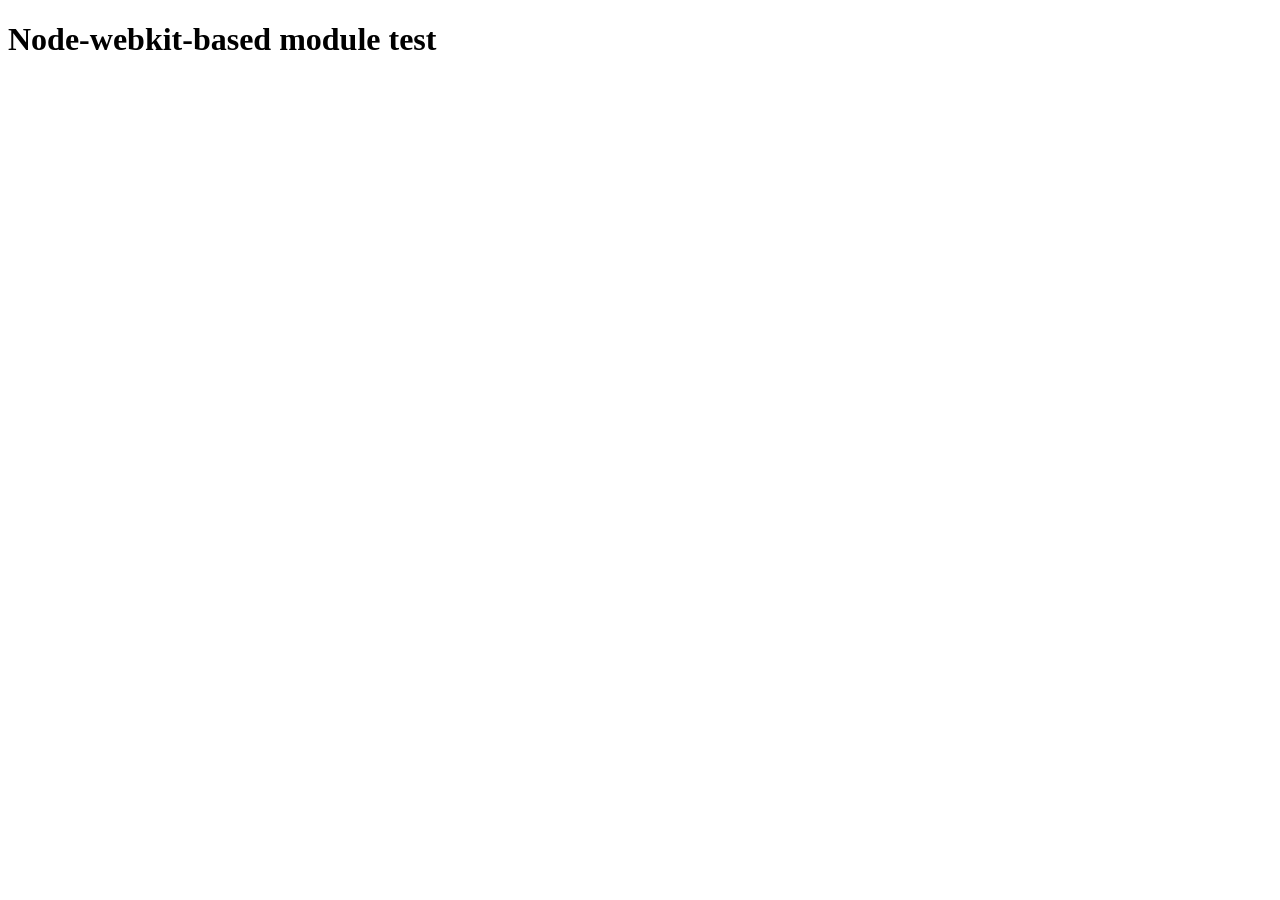
<file: node_modules/fsevents/node_modules/node-pre-gyp/lib/util/nw-pre-gyp/index.html>
<!doctype html>
<html>
<head>
<meta charset="utf-8">
<title>Node-webkit-based module test</title>
<script>
function nwModuleTest(){
   var util = require('util');
   var moduleFolder = require('nw.gui').App.argv[0];
   try {
      require(moduleFolder);
   } catch(e) {
      if( process.platform !== 'win32' ){
         util.log('nw-pre-gyp error:');
         util.log(e.stack);
      }
      process.exit(1);
   }
   process.exit(0);
}
</script>
</head>
<body onload="nwModuleTest()">
<h1>Node-webkit-based module test</h1>
</body>
</html>
</file>
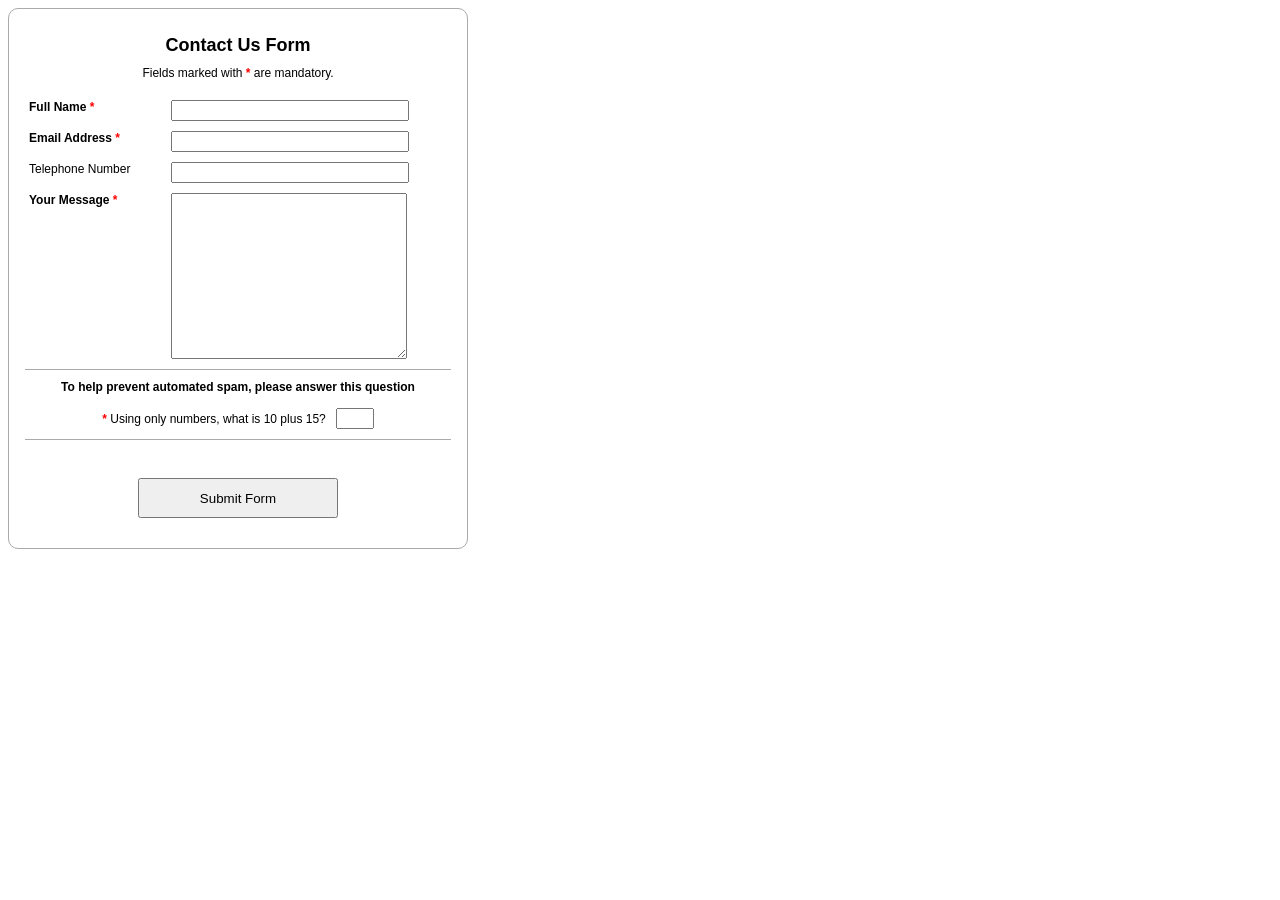
<file: contactform.htm>
<!DOCTYPE html PUBLIC "-//W3C//DTD HTML 4.01 Transitional//EN" "http://www.w3.org/TR/html4/loose.dtd">
<html>
	<head>
	<meta http-equiv="Content-Type" content="text/html; charset=UTF-8">
	<title>Contact Us</title>
	<script src="js/contactformvalidation.js"></script>
	<script>
	required.add('Full_Name','NOT_EMPTY','Full Name');
	required.add('Email_Address','EMAIL','Email Address');
	required.add('Your_Message','NOT_EMPTY','Your Message');
	required.add('AntiSpam','NOT_EMPTY','Anti-Spam Question');
	</script>
	<link rel="stylesheet" type="text/css" href="css/contactform.css">
	</head>
	<body>
	
	<form name="contactform" method="post" action="contactformprocess.php" onsubmit="return validate.check(this)">
	<table width="400px" class="contactform">
	<tr>
	 <td colspan="2">
	  
	 <div class="contactformheader">Contact Us Form</div>
	  
	 <div class="contactformmessage">Fields marked with <span class="required_star"> * </span> are mandatory.</div>
	  
	 </td>
	</tr>
	<tr>
	 <td valign="top">
	  <label for="Full_Name" class="required">Full Name<span class="required_star"> * </span></label>
	 </td>
	 <td valign="top">
	  <input type="text" name="Full_Name" id="Full_Name" maxlength="80" style="width:230px">
	 </td>
	</tr>
	<tr>
	 <td valign="top">
	  <label for="Email_Address" class="required">Email Address<span class="required_star"> * </span></label>
	 </td>
	 <td valign="top">
	  <input type="text" name="Email_Address" id="Email_Address" maxlength="100" style="width:230px">
	 </td>
	</tr>
	<tr>
	 <td valign="top">
	  <label for="Telephone_Number" class="not-required">Telephone Number</label>
	 </td>
	 <td valign="top">
	  <input type="text" name="Telephone_Number" id="Telephone_Number" maxlength="100" style="width:230px">
	 </td>
	</tr>
	<tr>
	 <td valign="top">
	  <label for="Your_Message" class="required">Your Message<span class="required_star"> * </span></label>
	 </td>
	 <td valign="top">
	  <textarea style="width:230px;height:160px" name="Your_Message" id="Your_Message" maxlength="2000"></textarea>
	 </td>
	</tr>
	<tr>
	 <td colspan="2" style="text-align:center" >
	  <div class="antispammessage">
	  To help prevent automated spam, please answer this question
	  <br /><br />
		  <div class="antispamquestion">
		   <span class="required_star"> * </span>
		   Using only numbers, what is 10 plus 15? &nbsp; 
		   <input type="text" name="AntiSpam" id="AntiSpam" maxlength="100" style="width:30px">
		  </div>
	  </div>
	 </td>
	</tr>
	<tr>
	 <td colspan="2" style="text-align:center" >
	 <br /><br />
	  <input type="submit" value=" Submit Form " style="width:200px;height:40px">
	  <br /><br />

	 </td>
	</tr>
	</table>
	</form>
</body>
</html>
</file>
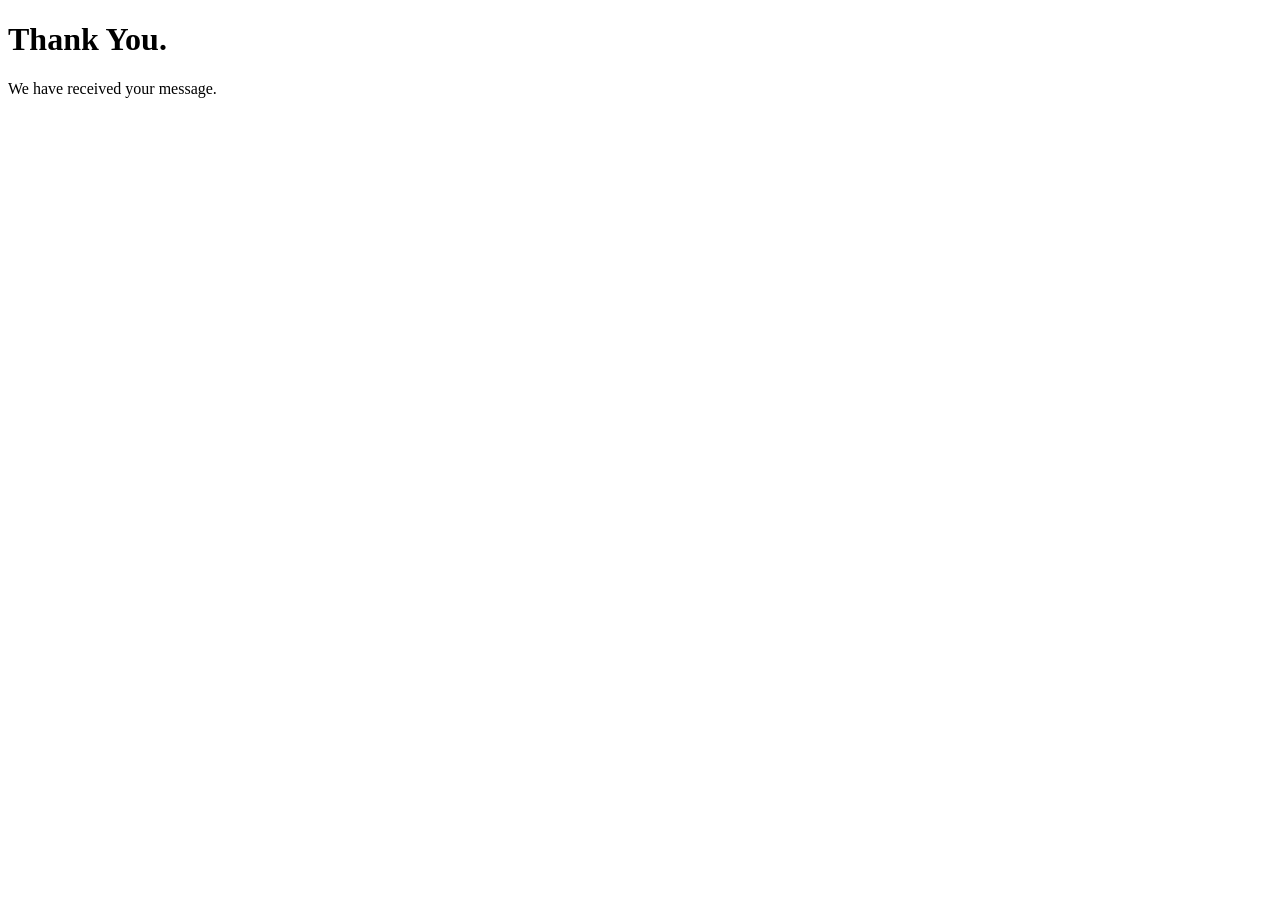
<file: thankyou.htm>
<!--
 PLEASE REPLACE THIS WITH YOUR OWN THANK YOU PAGE/MESSAGE
-->
<!DOCTYPE html PUBLIC "-//W3C//DTD HTML 4.01 Transitional//EN" "http://www.w3.org/TR/html4/loose.dtd">
<html>
	<head>
		<meta http-equiv="Content-Type" content="text/html; charset=UTF-8">
		<title>Thank You</title>
	</head>
	<body>
	<h1>Thank You.</h1>
	<p>We have received your message.</p>
</body>
</html>
</file>
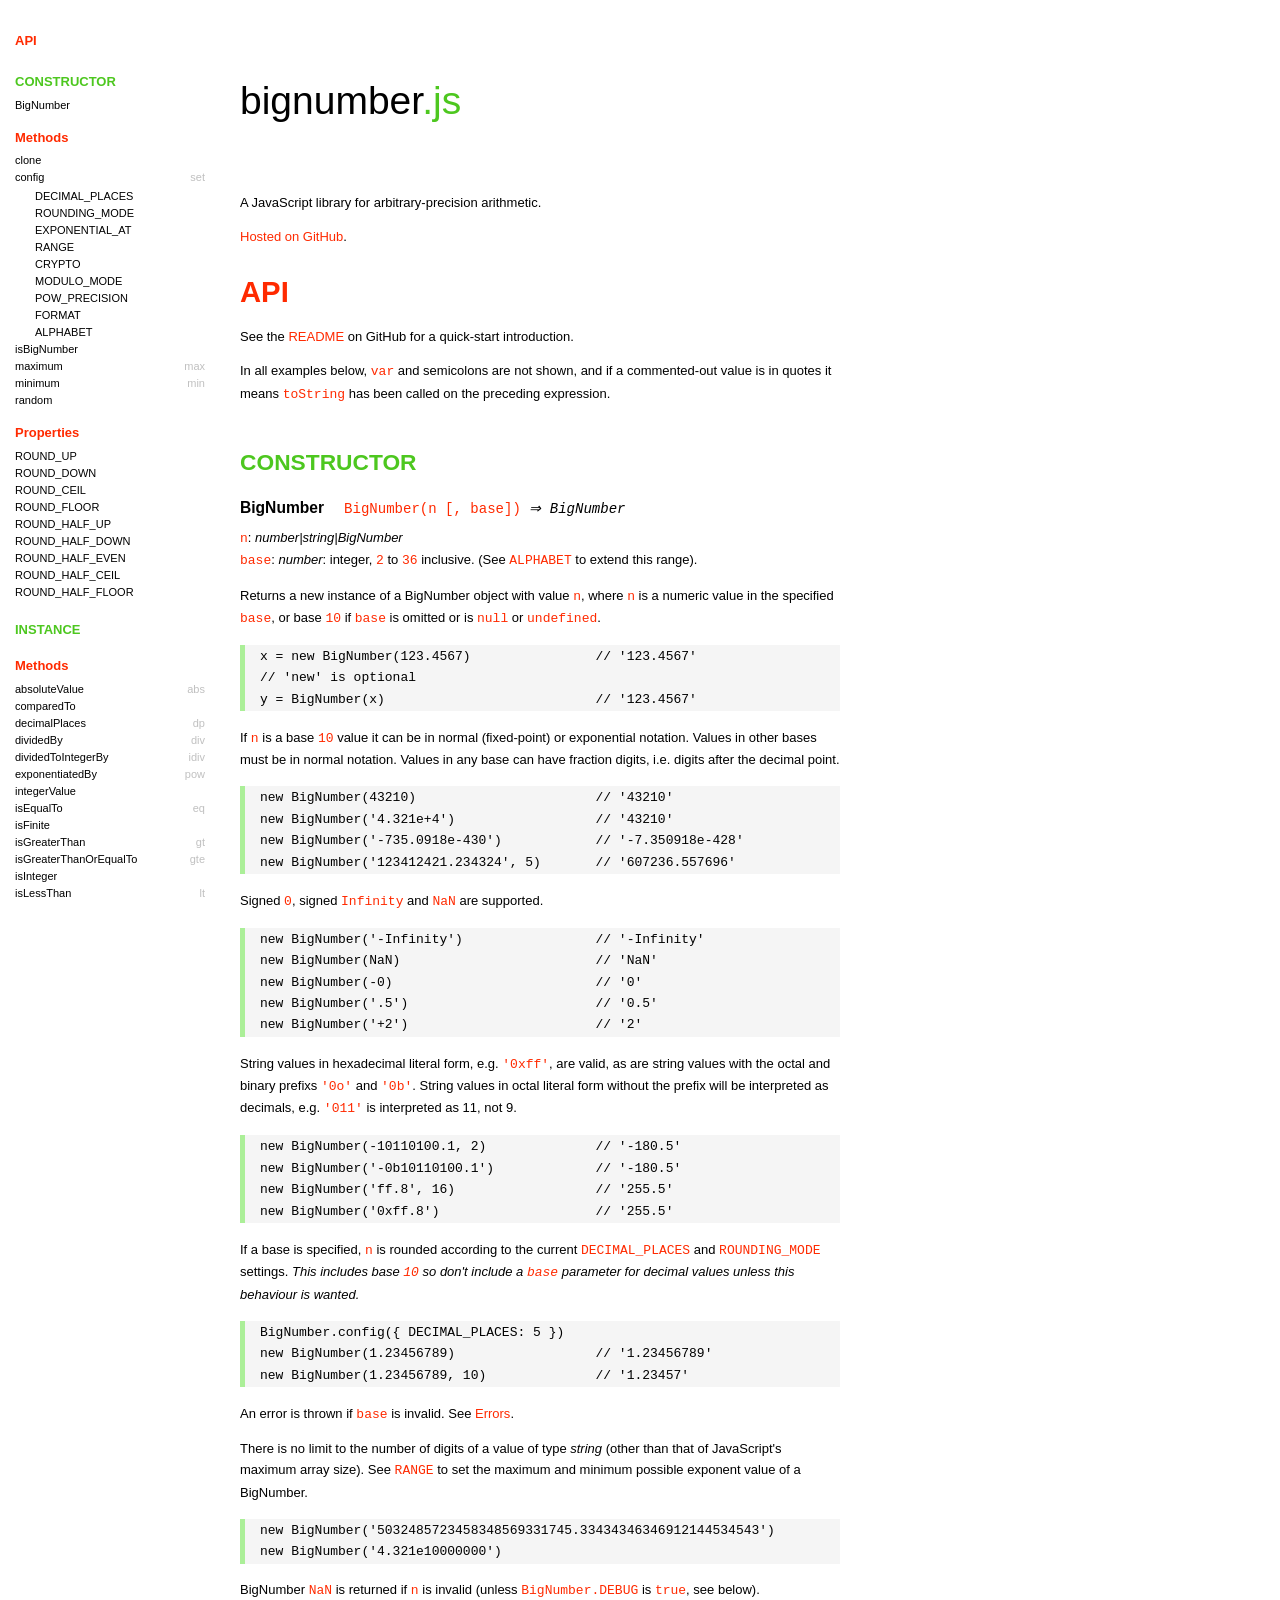
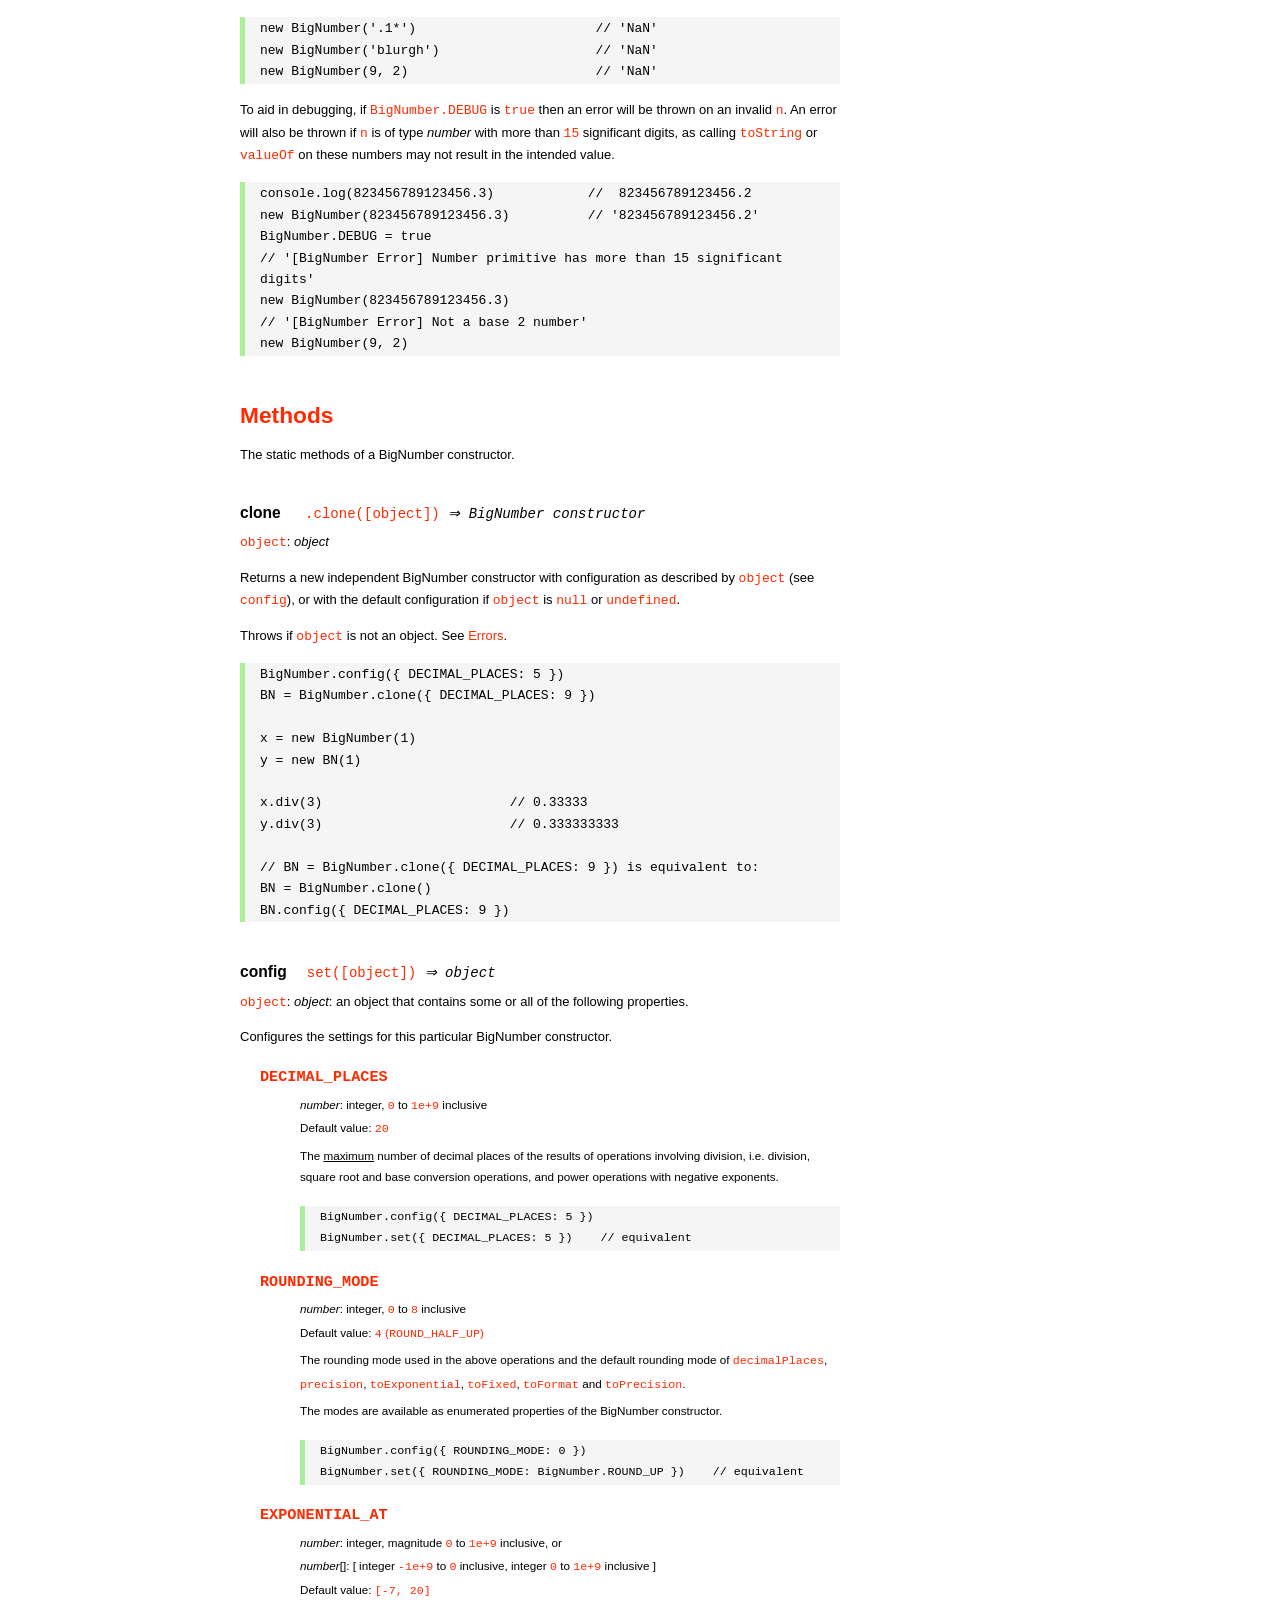
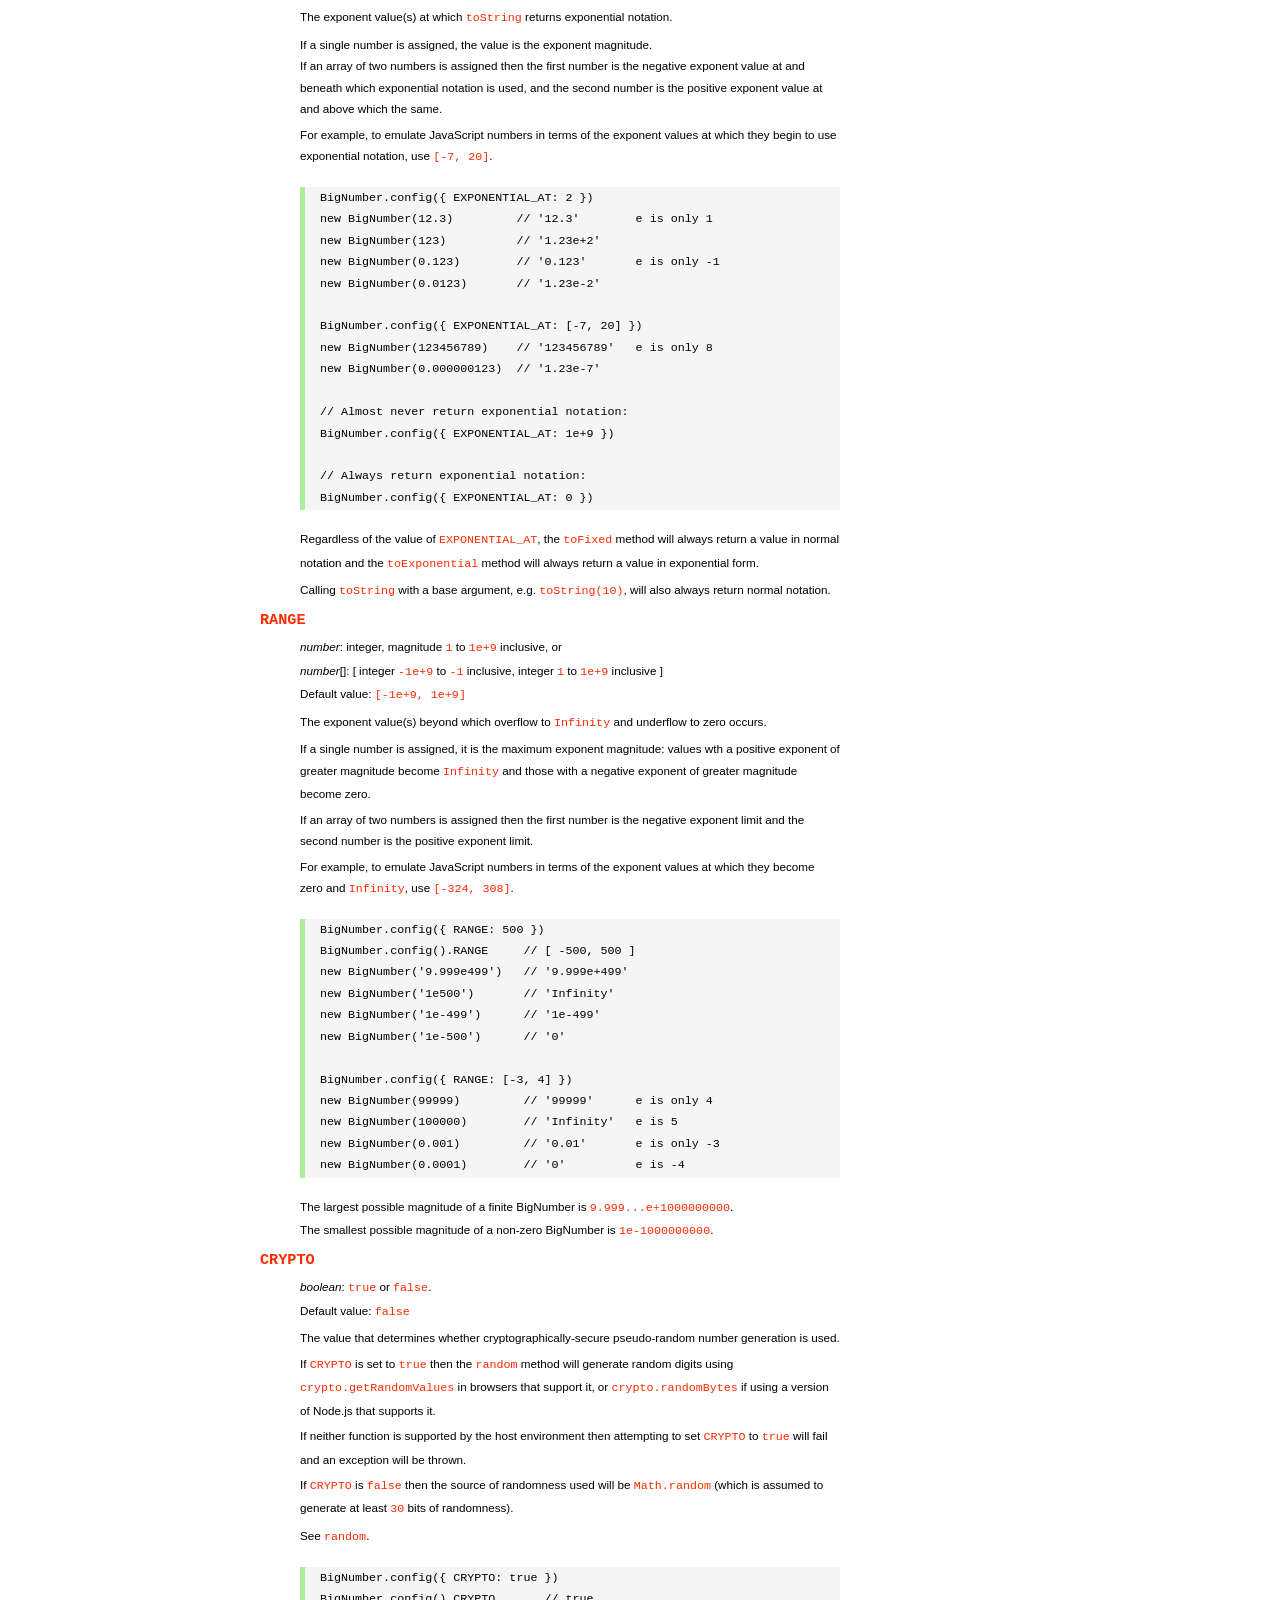
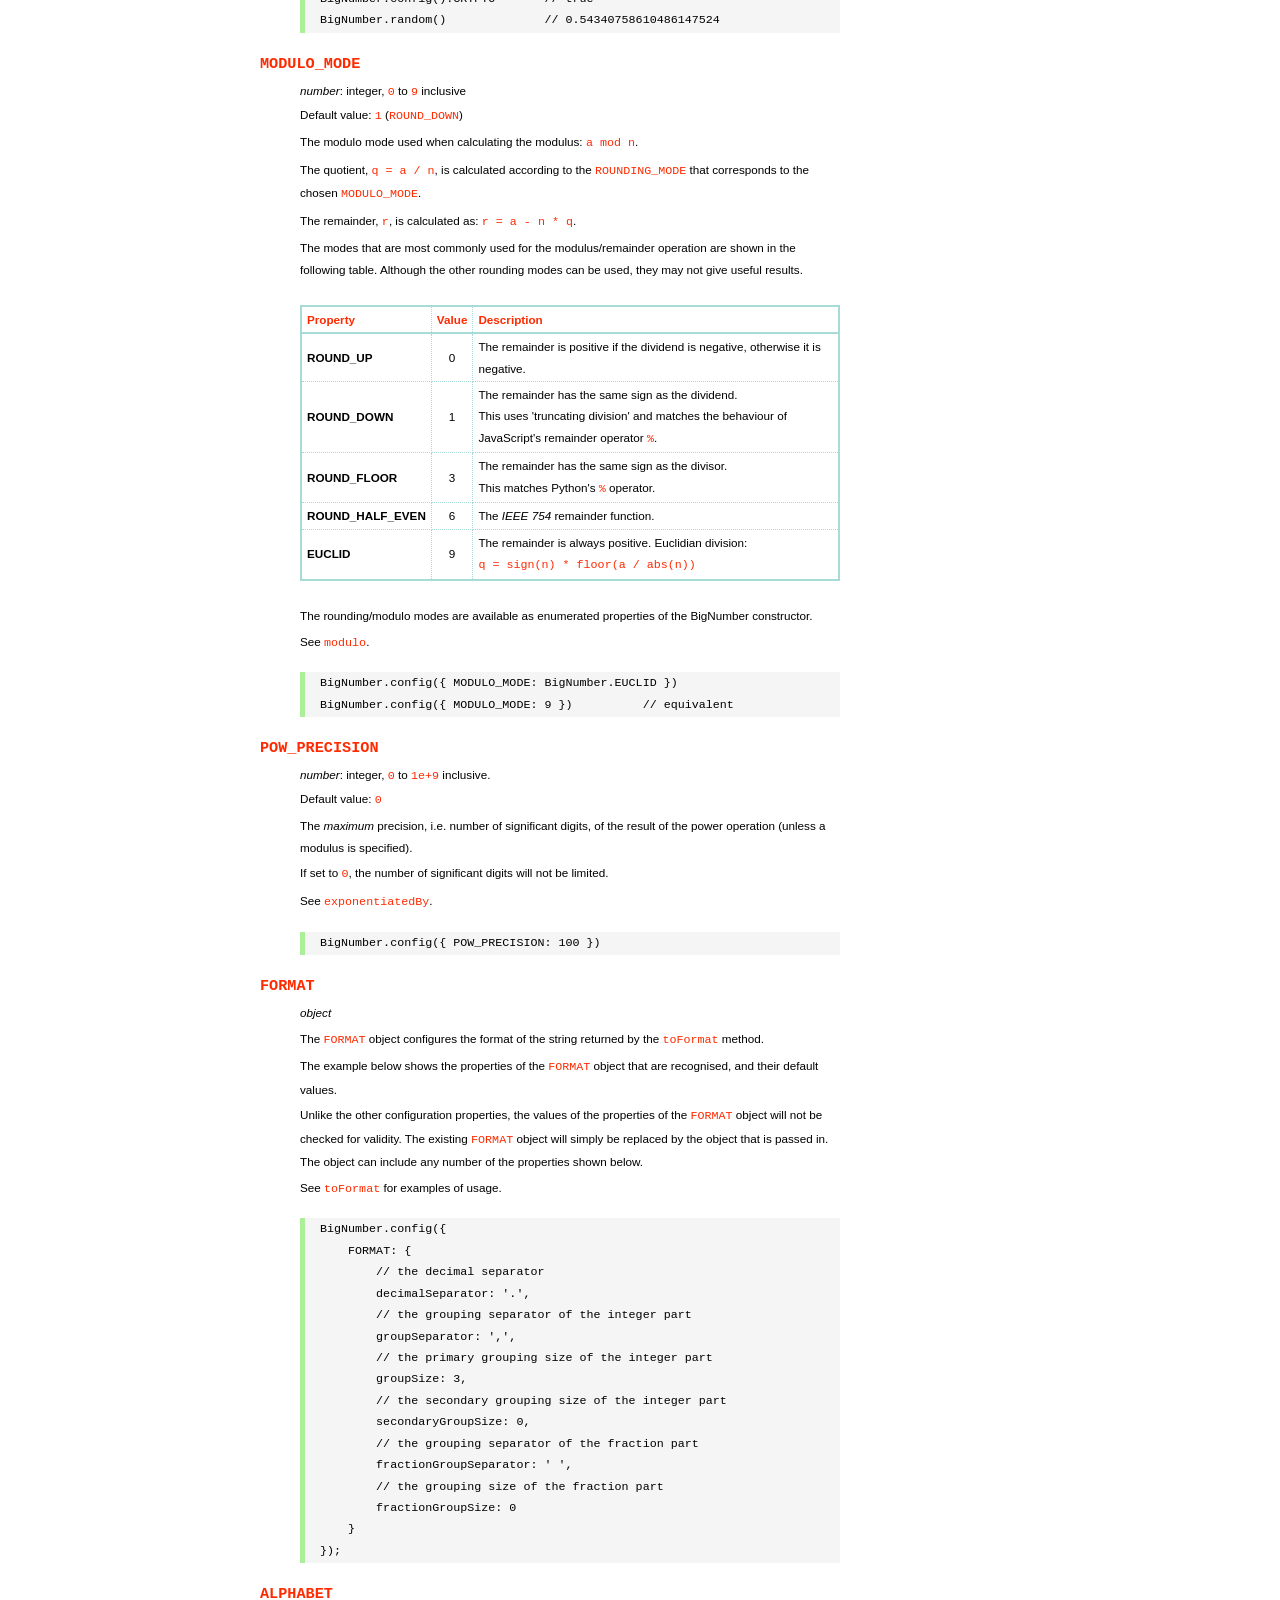
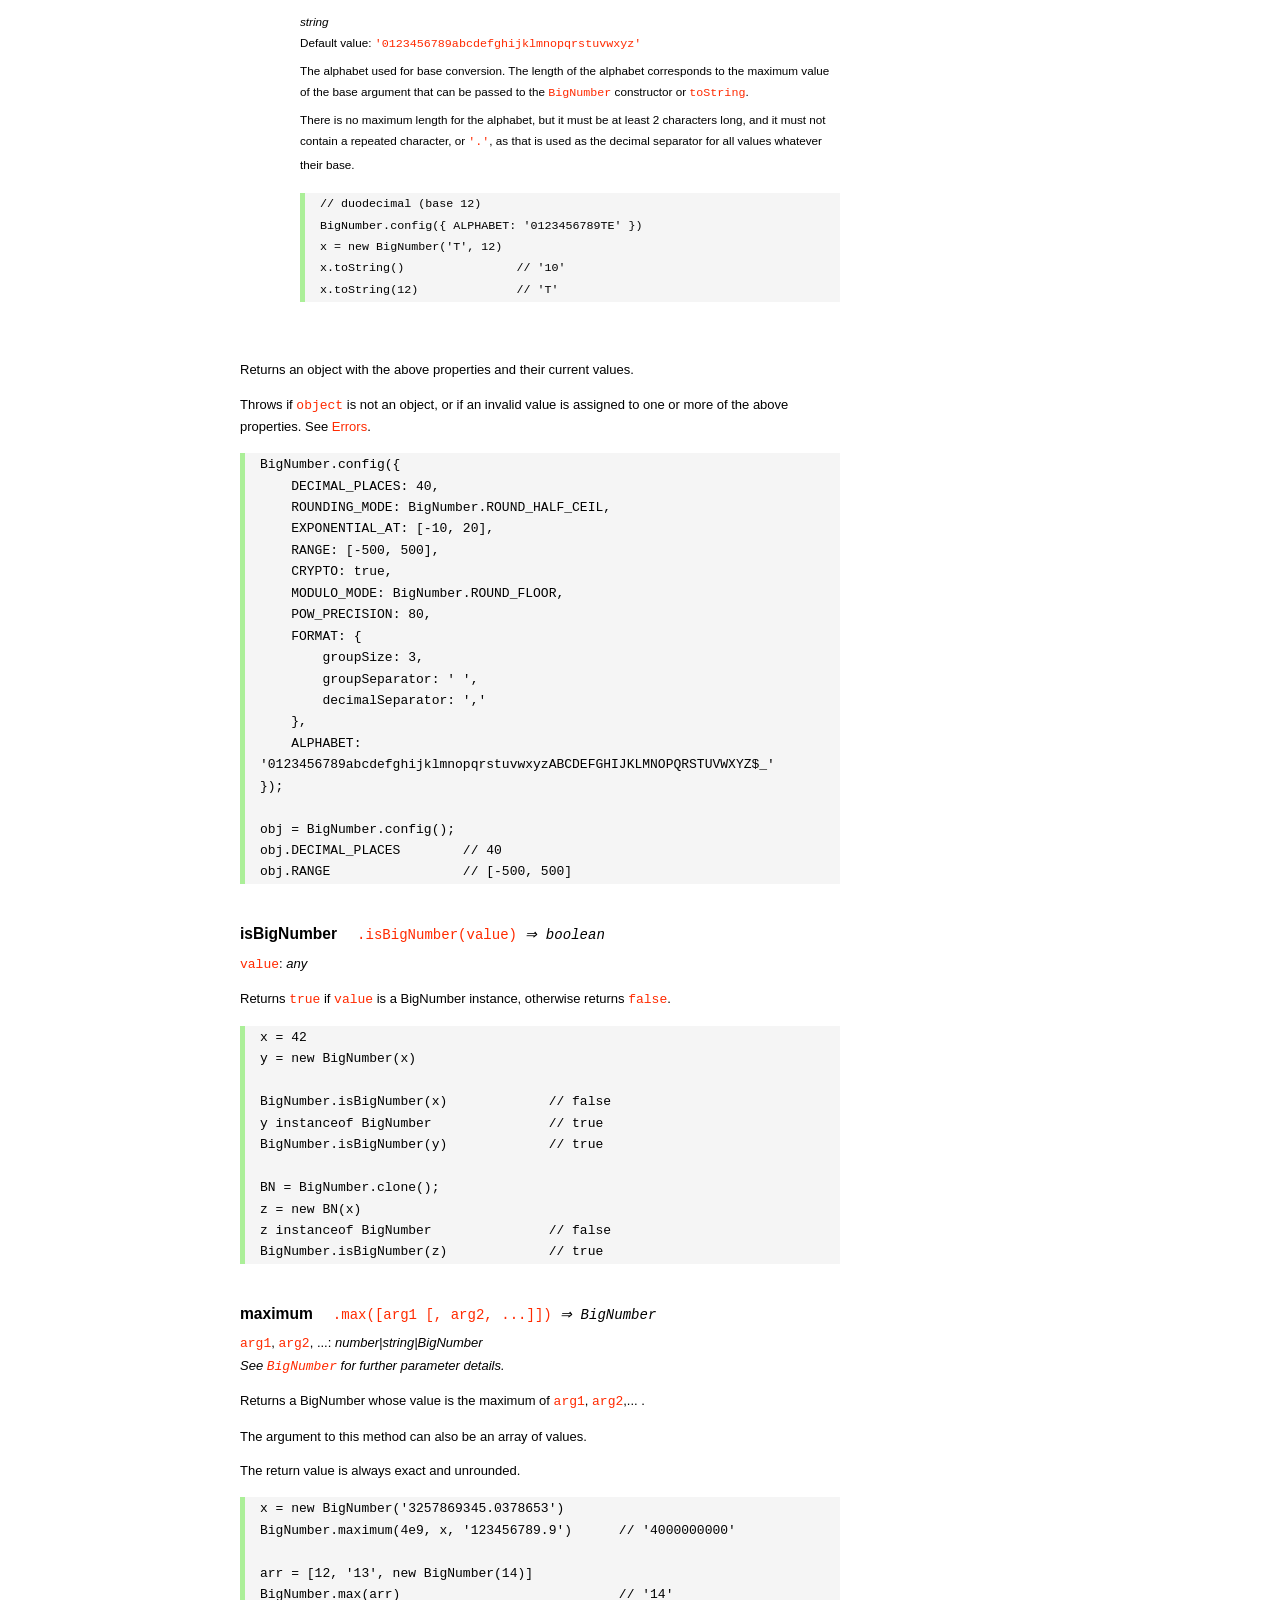
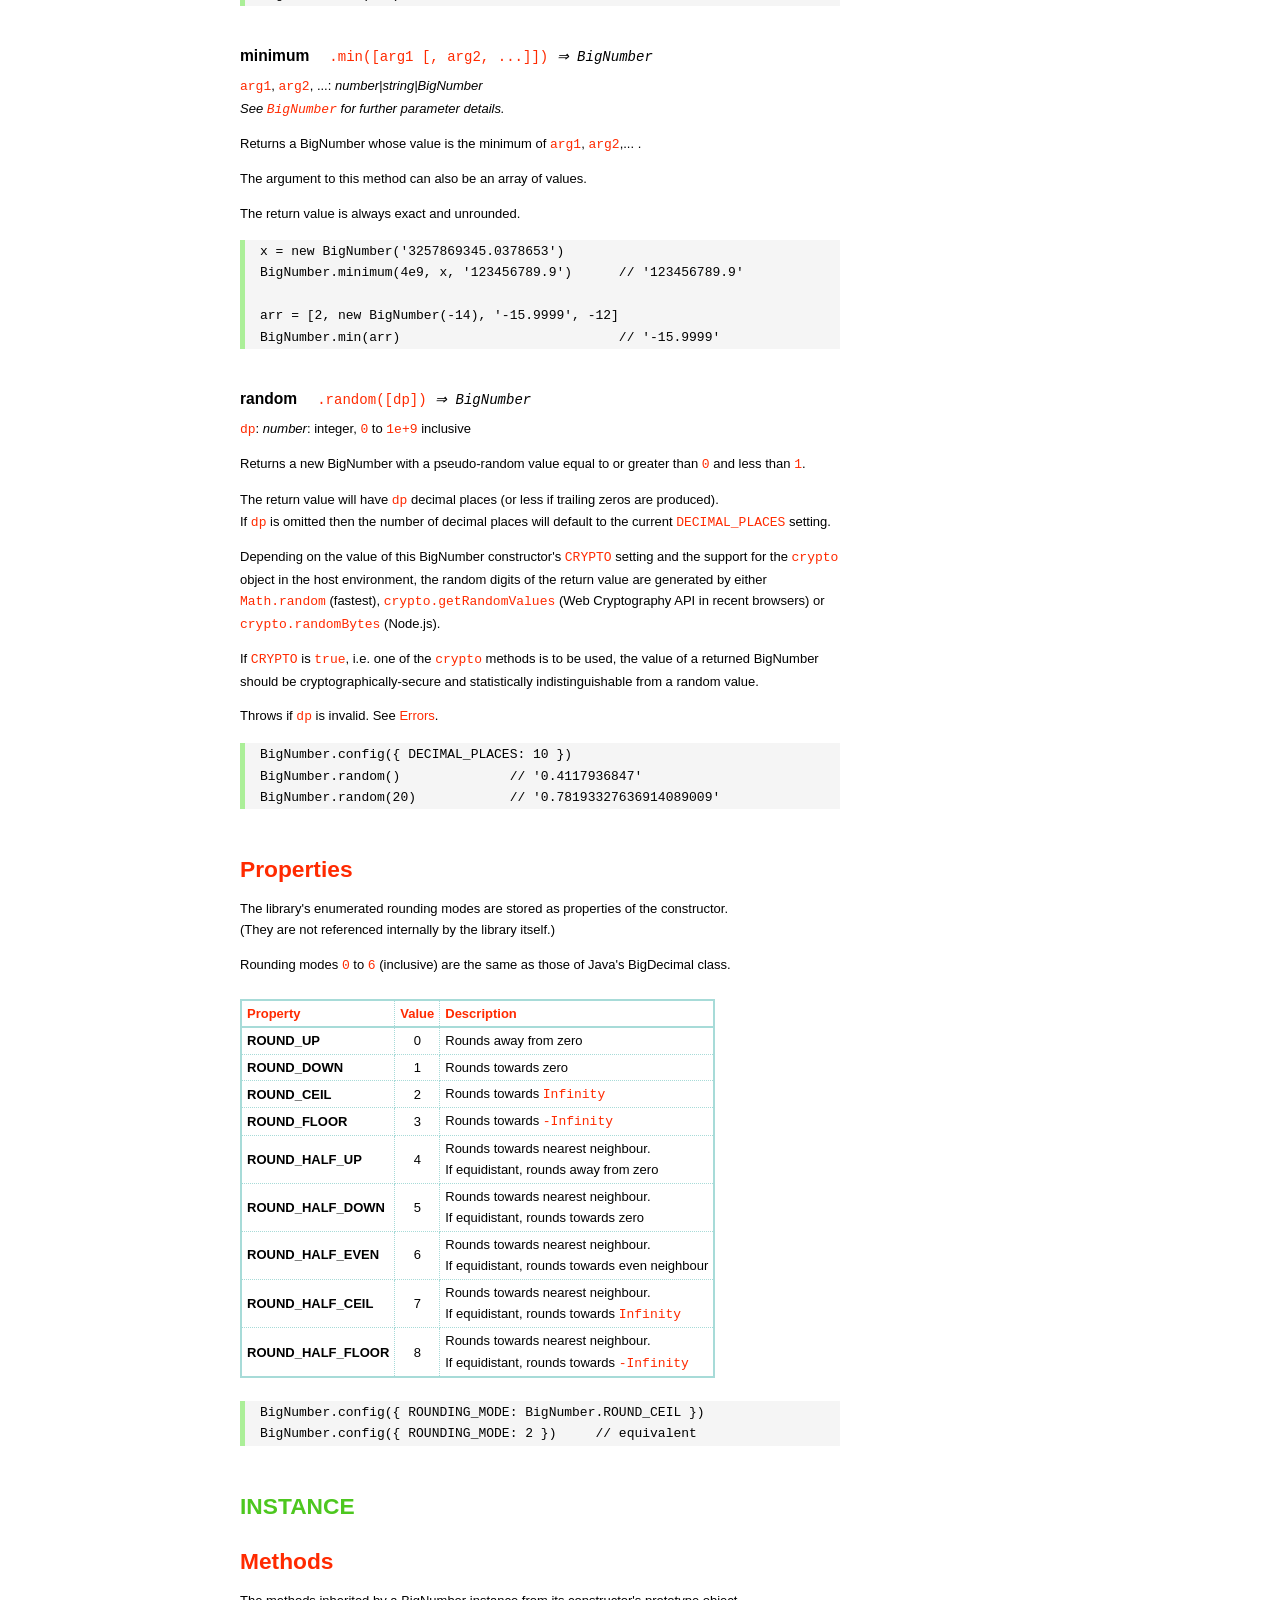
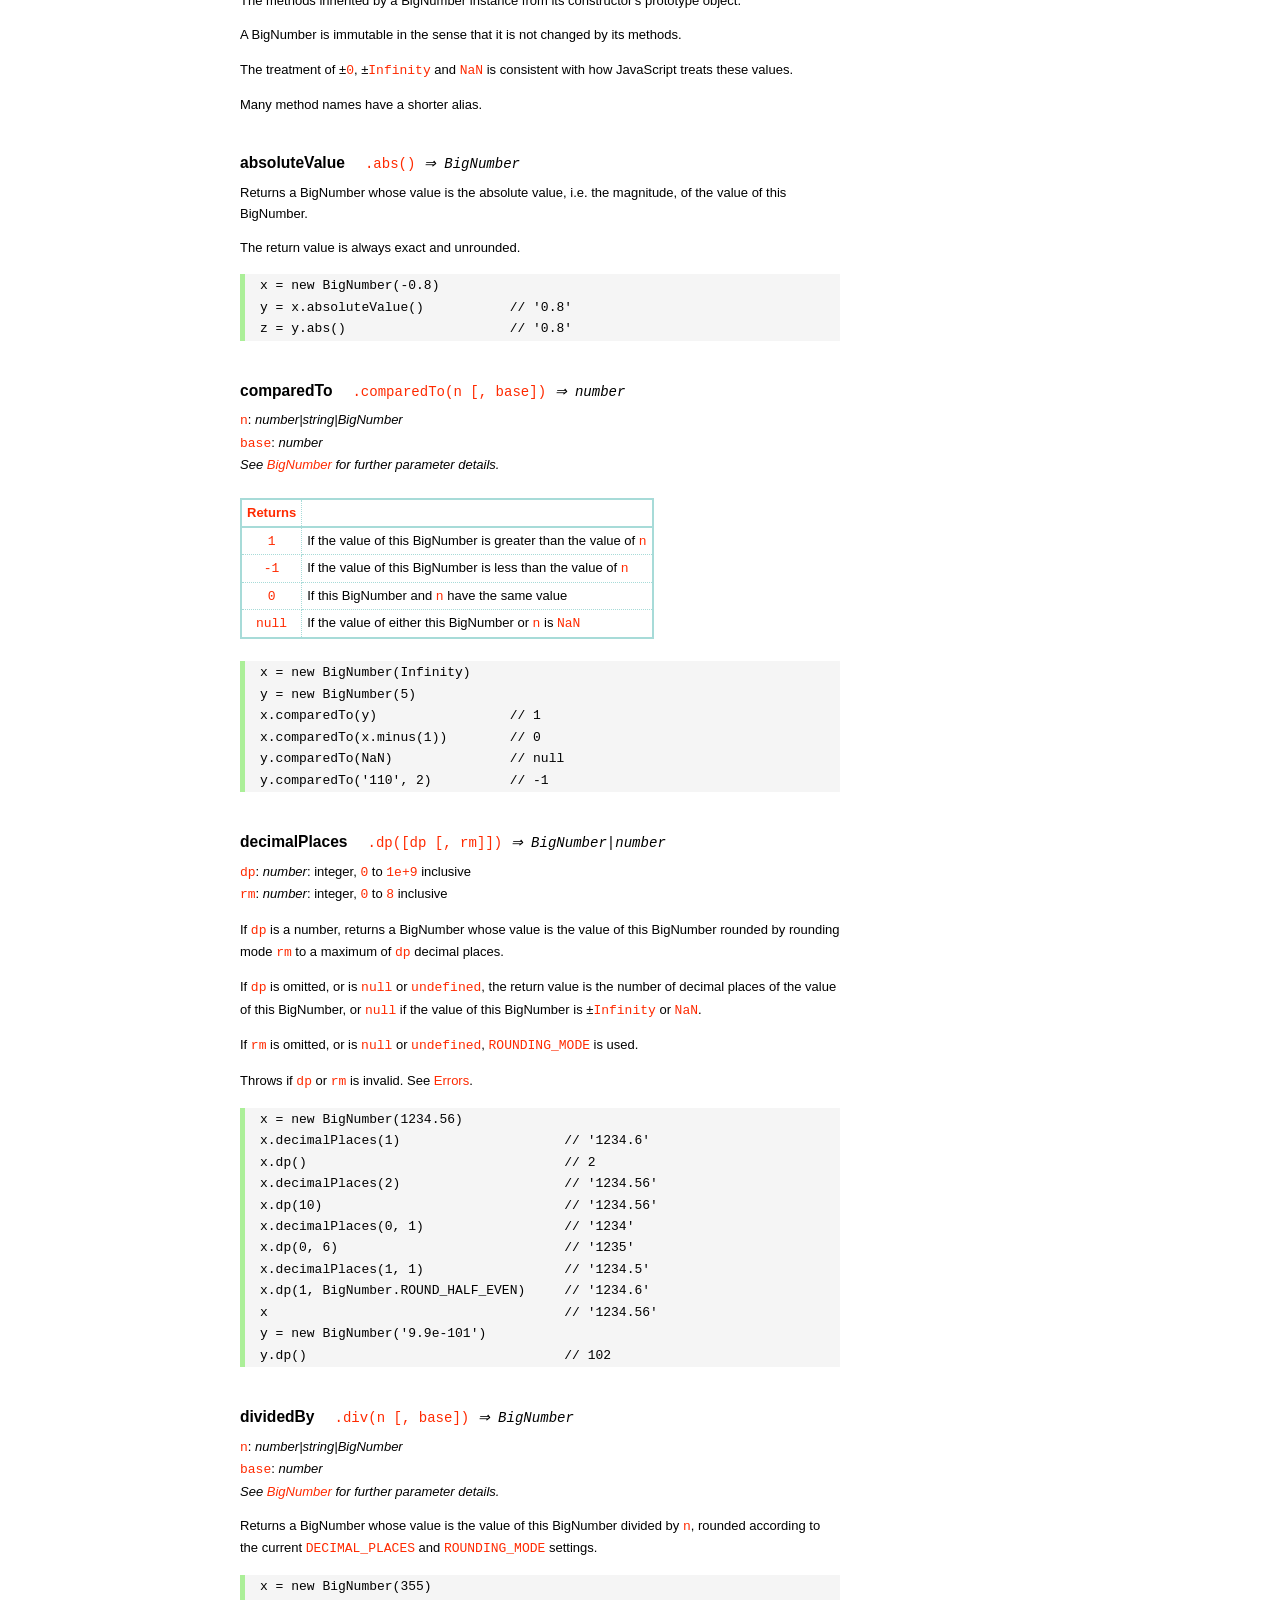
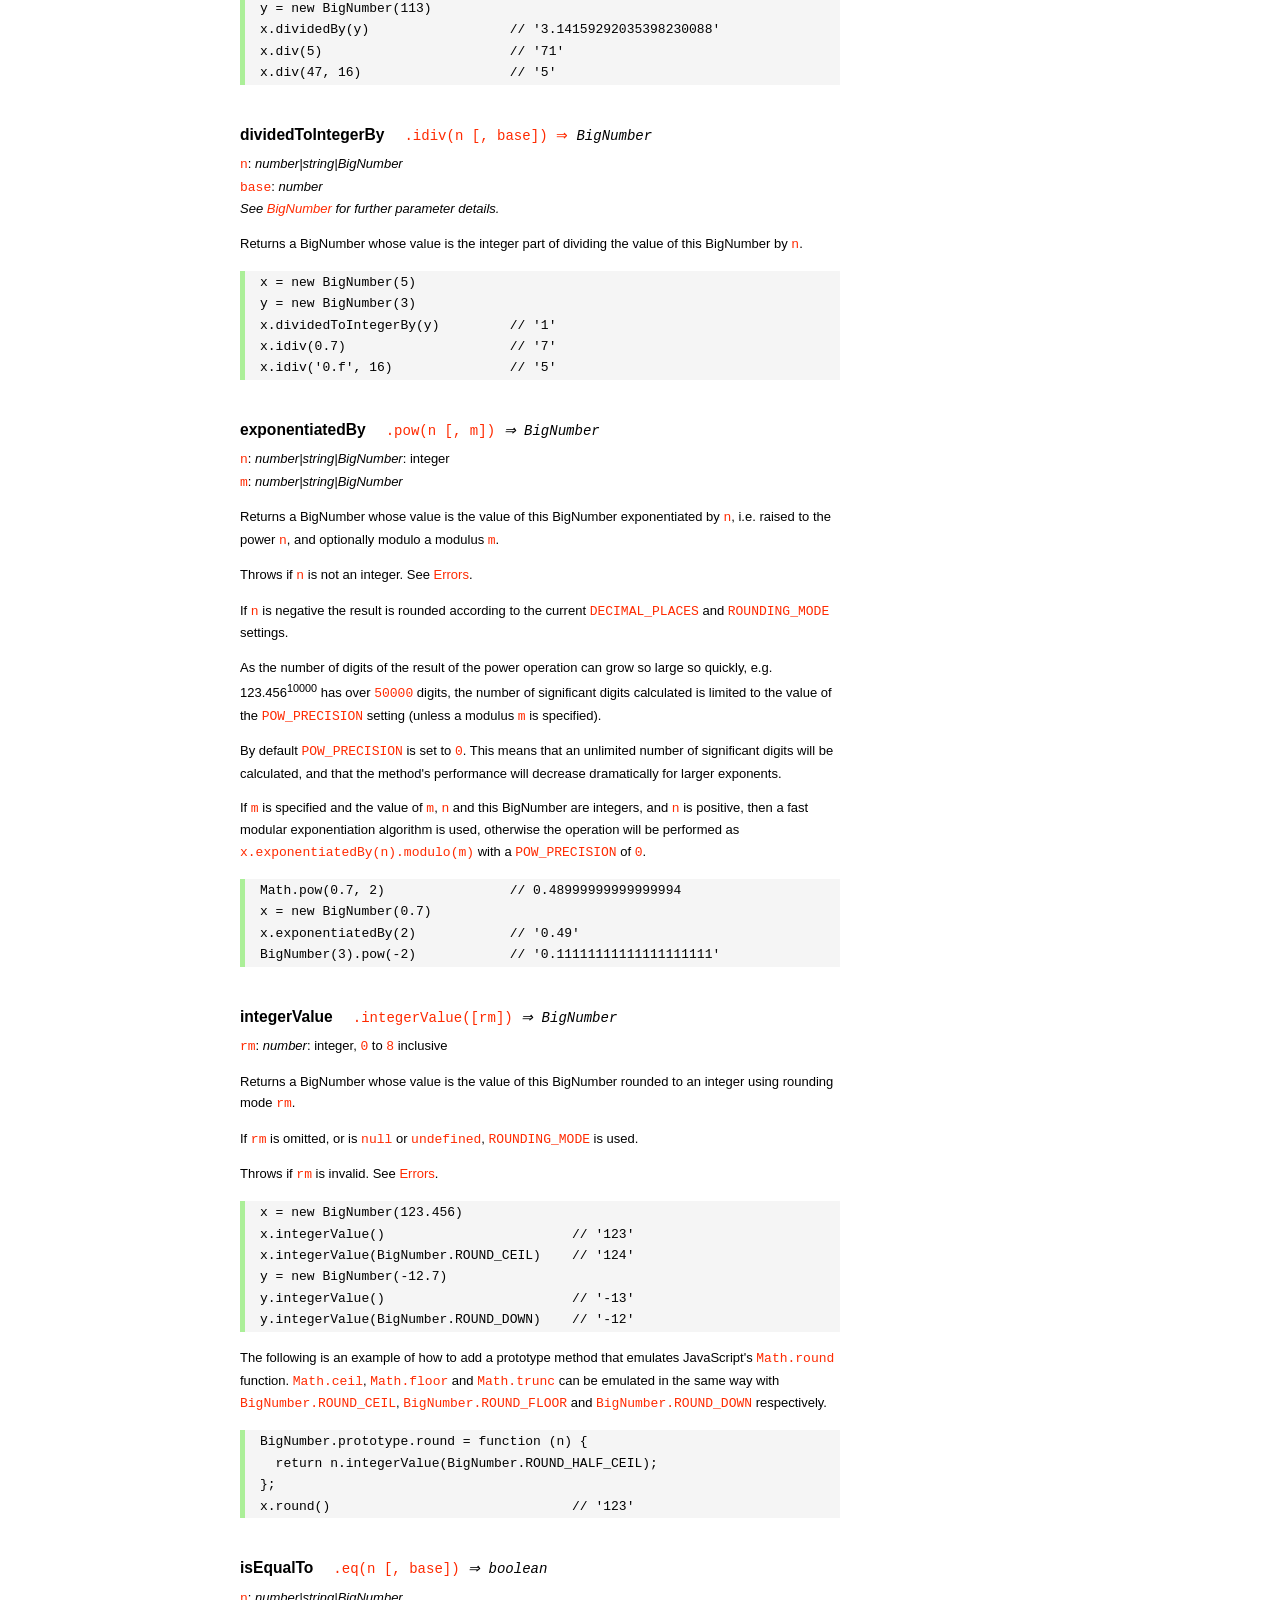
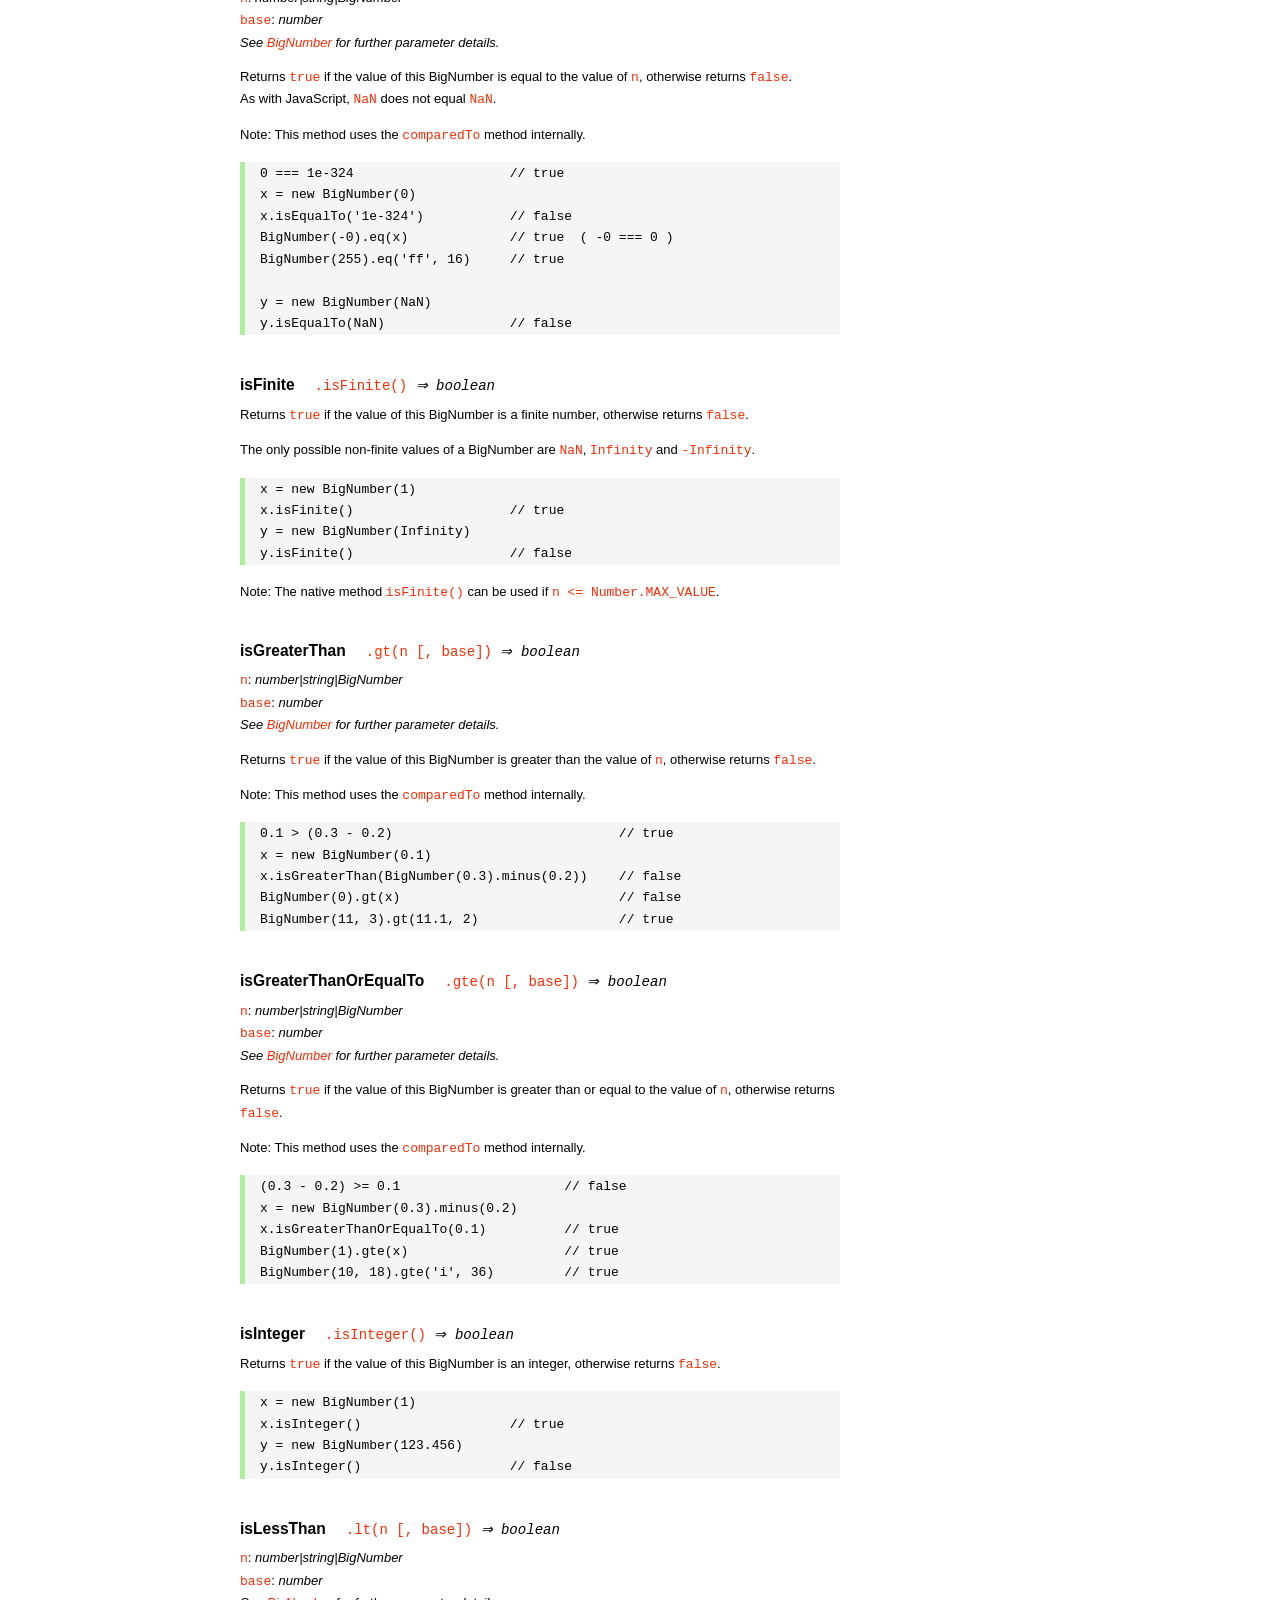
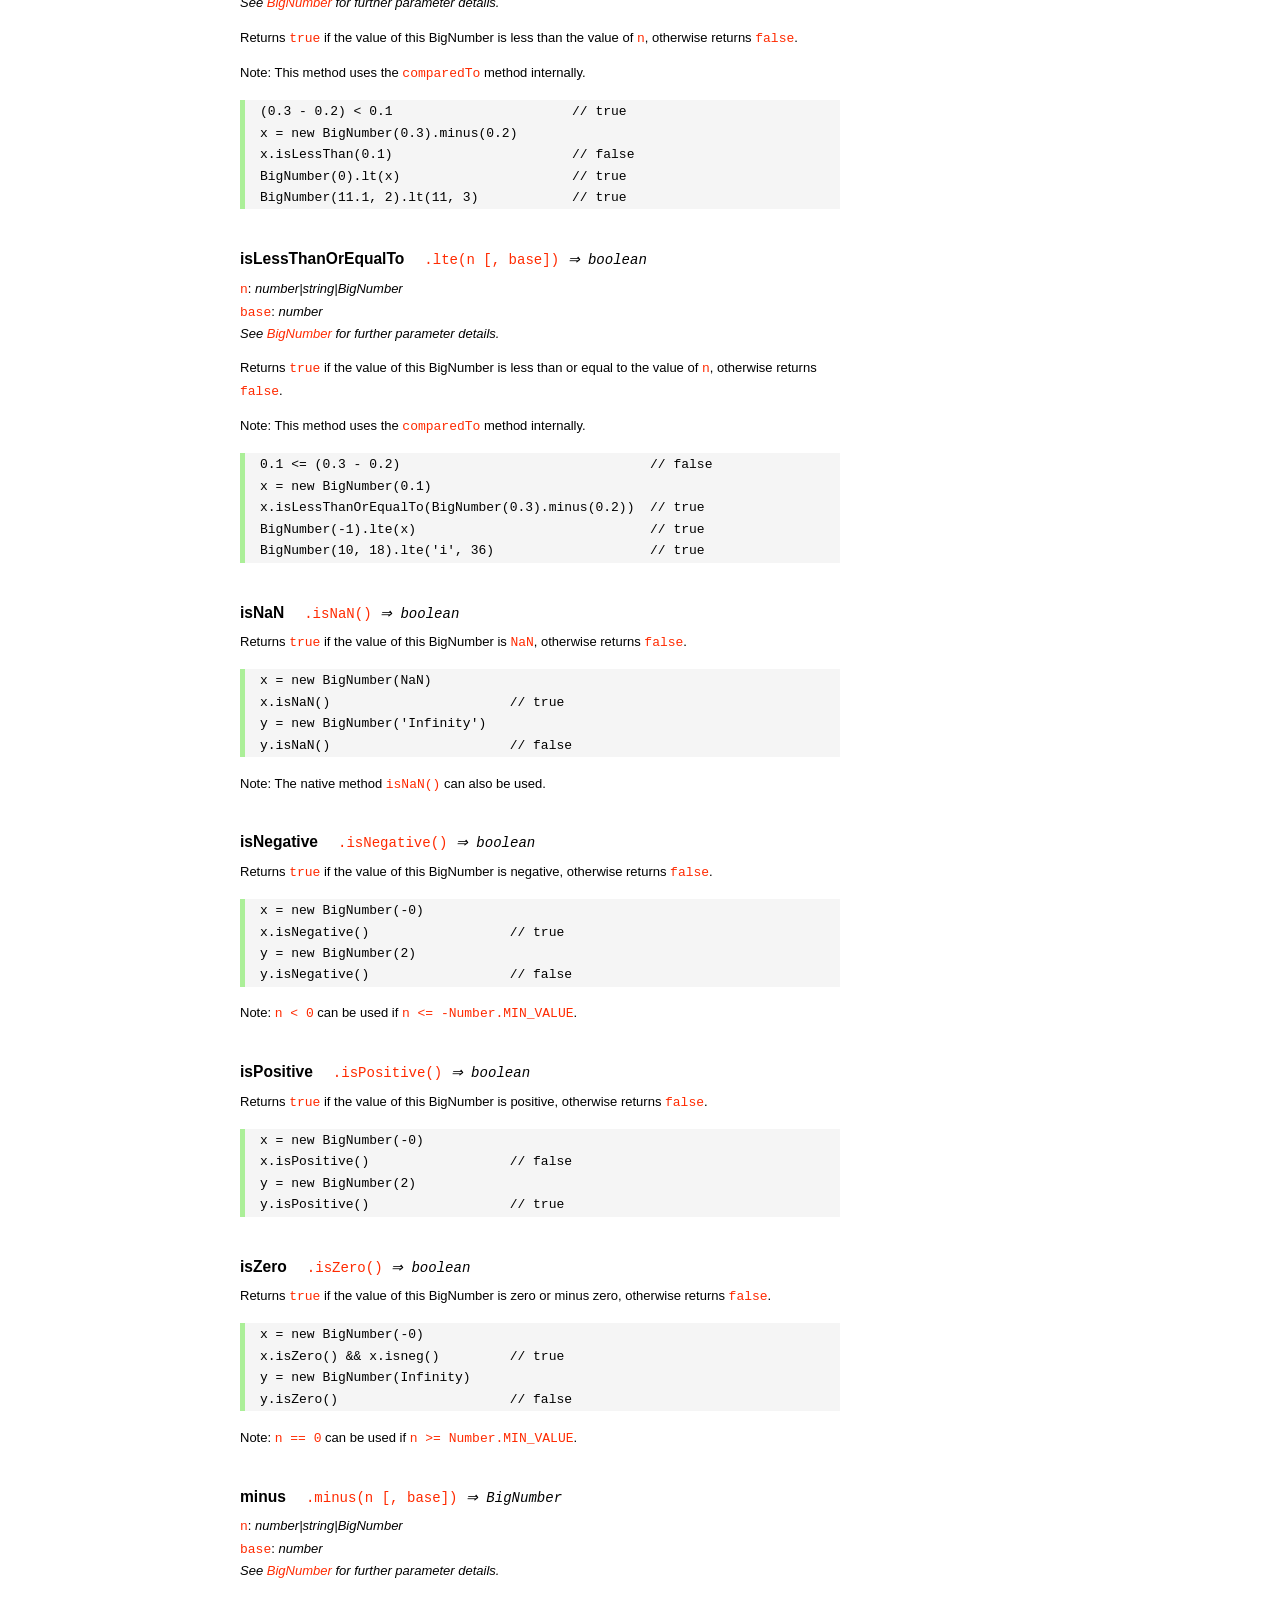
<file: node_modules/bignumber.js/doc/API.html>
<!DOCTYPE HTML>
<html>
<head>
<meta charset="utf-8">
<meta http-equiv="X-UA-Compatible" content="IE=edge">
<meta name="Author" content="M Mclaughlin">
<title>bignumber.js API</title>
<style>
html{font-size:100%}
body{background:#fff;font-family:"Helvetica Neue",Helvetica,Arial,sans-serif;font-size:13px;
  line-height:1.65em;min-height:100%;margin:0}
body,i{color:#000}
.nav{background:#fff;position:fixed;top:0;bottom:0;left:0;width:200px;overflow-y:auto;
  padding:15px 0 30px 15px}
div.container{width:600px;margin:50px 0 50px 240px}
p{margin:0 0 1em;width:600px}
pre,ul{margin:1em 0}
h1,h2,h3,h4,h5{margin:0;padding:1.5em 0 0}
h1,h2{padding:.75em 0}
h1{font:400 3em Verdana,sans-serif;color:#000;margin-bottom:1em}
h2{font-size:2.25em;color:#ff2a00}
h3{font-size:1.75em;color:#4dc71f}
h4{font-size:1.75em;color:#ff2a00;padding-bottom:.75em}
h5{font-size:1.2em;margin-bottom:.4em}
h6{font-size:1.1em;margin-bottom:0.8em;padding:0.5em 0}
dd{padding-top:.35em}
dt{padding-top:.5em}
b{font-weight:700}
dt b{font-size:1.3em}
a,a:visited{color:#ff2a00;text-decoration:none}
a:active,a:hover{outline:0;text-decoration:underline}
.nav a,.nav b,.nav a:visited{display:block;color:#ff2a00;font-weight:700; margin-top:15px}
.nav b{color:#4dc71f;margin-top:20px;cursor:default;width:auto}
ul{list-style-type:none;padding:0 0 0 20px}
.nav ul{line-height:14px;padding-left:0;margin:5px 0 0}
.nav ul a,.nav ul a:visited,span{display:inline;color:#000;font-family:Verdana,Geneva,sans-serif;
  font-size:11px;font-weight:400;margin:0}
.inset,ul.inset{margin-left:20px}
.inset{font-size:.9em}
.nav li{width:auto;margin:0 0 3px}
.alias{font-style:italic;margin-left:20px}
table{border-collapse:collapse;border-spacing:0;border:2px solid #a7dbd8;margin:1.75em 0;padding:0}
td,th{text-align:left;margin:0;padding:2px 5px;border:1px dotted #a7dbd8}
th{border-top:2px solid #a7dbd8;border-bottom:2px solid #a7dbd8;color:#ff2a00}
code,pre{font-family:Consolas, monaco, monospace;font-weight:400}
pre{background:#f5f5f5;white-space:pre-wrap;word-wrap:break-word;border-left:5px solid #abef98;
  padding:1px 0 1px 15px;margin:1.2em 0}
code,.nav-title{color:#ff2a00}
.end{margin-bottom:25px}
.centre{text-align:center}
.error-table{font-size:13px;width:100%}
#faq{margin:3em 0 0}
li span{float:right;margin-right:10px;color:#c0c0c0}
#js{font:inherit;color:#4dc71f}
</style>
</head>
<body>

  <div class="nav">

    <a class='nav-title' href="#">API</a>

    <b> CONSTRUCTOR </b>
    <ul>
      <li><a href="#bignumber">BigNumber</a></li>
    </ul>

    <a href="#methods">Methods</a>
    <ul>
      <li><a href="#clone">clone</a></li>
      <li><a href="#config" >config</a><span>set</span></li>
      <li>
        <ul class="inset">
          <li><a href="#decimal-places">DECIMAL_PLACES</a></li>
          <li><a href="#rounding-mode" >ROUNDING_MODE</a></li>
          <li><a href="#exponential-at">EXPONENTIAL_AT</a></li>
          <li><a href="#range"         >RANGE</a></li>
          <li><a href="#crypto"        >CRYPTO</a></li>
          <li><a href="#modulo-mode"   >MODULO_MODE</a></li>
          <li><a href="#pow-precision" >POW_PRECISION</a></li>
          <li><a href="#format"        >FORMAT</a></li>
          <li><a href="#alphabet"      >ALPHABET</a></li>
        </ul>
      </li>
      <li><a href="#isBigNumber">isBigNumber</a></li>
      <li><a href="#max"        >maximum</a><span>max</span></li>
      <li><a href="#min"        >minimum</a><span>min</span></li>
      <li><a href="#random"     >random</a></li>
    </ul>

    <a href="#constructor-properties">Properties</a>
    <ul>
      <li><a href="#round-up"        >ROUND_UP</a></li>
      <li><a href="#round-down"      >ROUND_DOWN</a></li>
      <li><a href="#round-ceil"      >ROUND_CEIL</a></li>
      <li><a href="#round-floor"     >ROUND_FLOOR</a></li>
      <li><a href="#round-half-up"   >ROUND_HALF_UP</a></li>
      <li><a href="#round-half-down" >ROUND_HALF_DOWN</a></li>
      <li><a href="#round-half-even" >ROUND_HALF_EVEN</a></li>
      <li><a href="#round-half-ceil" >ROUND_HALF_CEIL</a></li>
      <li><a href="#round-half-floor">ROUND_HALF_FLOOR</a></li>
    </ul>

    <b> INSTANCE </b>

    <a href="#prototype-methods">Methods</a>
    <ul>
      <li><a href="#abs"    >absoluteValue         </a><span>abs</span>  </li>
      <li><a href="#cmp"    >comparedTo            </a>                  </li>
      <li><a href="#dp"     >decimalPlaces         </a><span>dp</span>   </li>
      <li><a href="#div"    >dividedBy             </a><span>div</span>  </li>
      <li><a href="#divInt" >dividedToIntegerBy    </a><span>idiv</span> </li>
      <li><a href="#pow"    >exponentiatedBy       </a><span>pow</span>  </li>
      <li><a href="#int"    >integerValue          </a>                  </li>
      <li><a href="#eq"     >isEqualTo             </a><span>eq</span>   </li>
      <li><a href="#isF"    >isFinite              </a>                  </li>
      <li><a href="#gt"     >isGreaterThan         </a><span>gt</span>   </li>
      <li><a href="#gte"    >isGreaterThanOrEqualTo</a><span>gte</span>  </li>
      <li><a href="#isInt"  >isInteger             </a>                  </li>
      <li><a href="#lt"     >isLessThan            </a><span>lt</span>   </li>
      <li><a href="#lte"    >isLessThanOrEqualTo   </a><span>lte</span>  </li>
      <li><a href="#isNaN"  >isNaN                 </a>                  </li>
      <li><a href="#isNeg"  >isNegative            </a>                  </li>
      <li><a href="#isPos"  >isPositive            </a>                  </li>
      <li><a href="#isZ"    >isZero                </a>                  </li>
      <li><a href="#minus"  >minus                 </a>                  </li>
      <li><a href="#mod"    >modulo                </a><span>mod</span>  </li>
      <li><a href="#times"  >multipliedBy          </a><span>times</span></li>
      <li><a href="#neg"    >negated               </a>                  </li>
      <li><a href="#plus"   >plus                  </a>                  </li>
      <li><a href="#sd"     >precision             </a><span>sd</span>   </li>
      <li><a href="#shift"  >shiftedBy             </a>                  </li>
      <li><a href="#sqrt"   >squareRoot            </a><span>sqrt</span> </li>
      <li><a href="#toE"    >toExponential         </a>                  </li>
      <li><a href="#toFix"  >toFixed               </a>                  </li>
      <li><a href="#toFor"  >toFormat              </a>                  </li>
      <li><a href="#toFr"   >toFraction            </a>                  </li>
      <li><a href="#toJSON" >toJSON                </a>                  </li>
      <li><a href="#toN"    >toNumber              </a>                  </li>
      <li><a href="#toP"    >toPrecision           </a>                  </li>
      <li><a href="#toS"    >toString              </a>                  </li>
      <li><a href="#valueOf">valueOf               </a>                  </li>
    </ul>

    <a href="#instance-properties">Properties</a>
    <ul>
      <li><a href="#coefficient">c: coefficient</a></li>
      <li><a href="#exponent"   >e: exponent</a></li>
      <li><a href="#sign"       >s: sign</a></li>
    </ul>

    <a href="#zero-nan-infinity">Zero, NaN &amp; Infinity</a>
    <a href="#Errors">Errors</a>
    <a class='end' href="#faq">FAQ</a>

  </div>

  <div class="container">

    <h1>bignumber<span id='js'>.js</span></h1>

    <p>A JavaScript library for arbitrary-precision arithmetic.</p>
    <p><a href="https://github.com/MikeMcl/bignumber.js">Hosted on GitHub</a>. </p>

    <h2>API</h2>

    <p>
      See the <a href='https://github.com/MikeMcl/bignumber.js'>README</a> on GitHub for a
      quick-start introduction.
    </p>
    <p>
      In all examples below, <code>var</code> and semicolons are not shown, and if a commented-out
      value is in quotes it means <code>toString</code> has been called on the preceding expression.
    </p>


    <h3>CONSTRUCTOR</h3>


    <h5 id="bignumber">
      BigNumber<code class='inset'>BigNumber(n [, base]) <i>&rArr; BigNumber</i></code>
    </h5>
    <p>
      <code>n</code>: <i>number|string|BigNumber</i><br />
      <code>base</code>: <i>number</i>: integer, <code>2</code> to <code>36</code> inclusive. (See
      <a href='#alphabet'><code>ALPHABET</code></a> to extend this range).
    </p>
    <p>
      Returns a new instance of a BigNumber object with value <code>n</code>, where <code>n</code>
      is a numeric value in the specified <code>base</code>, or base <code>10</code> if
      <code>base</code> is omitted or is <code>null</code> or <code>undefined</code>.
    </p>
    <pre>
x = new BigNumber(123.4567)                // '123.4567'
// 'new' is optional
y = BigNumber(x)                           // '123.4567'</pre>
    <p>
      If <code>n</code> is a base <code>10</code> value it can be in normal (fixed-point) or
      exponential notation. Values in other bases must be in normal notation. Values in any base can
      have fraction digits, i.e. digits after the decimal point.
    </p>
    <pre>
new BigNumber(43210)                       // '43210'
new BigNumber('4.321e+4')                  // '43210'
new BigNumber('-735.0918e-430')            // '-7.350918e-428'
new BigNumber('123412421.234324', 5)       // '607236.557696'</pre>
    <p>
      Signed <code>0</code>, signed <code>Infinity</code> and <code>NaN</code> are supported.
    </p>
    <pre>
new BigNumber('-Infinity')                 // '-Infinity'
new BigNumber(NaN)                         // 'NaN'
new BigNumber(-0)                          // '0'
new BigNumber('.5')                        // '0.5'
new BigNumber('+2')                        // '2'</pre>
    <p>
      String values in hexadecimal literal form, e.g. <code>'0xff'</code>, are valid, as are
      string values with the octal and binary prefixs <code>'0o'</code> and <code>'0b'</code>.
      String values in octal literal form without the prefix will be interpreted as
      decimals, e.g. <code>'011'</code> is interpreted as 11, not 9.
    </p>
    <pre>
new BigNumber(-10110100.1, 2)              // '-180.5'
new BigNumber('-0b10110100.1')             // '-180.5'
new BigNumber('ff.8', 16)                  // '255.5'
new BigNumber('0xff.8')                    // '255.5'</pre>
    <p>
      If a base is specified, <code>n</code> is rounded according to the current
      <a href='#decimal-places'><code>DECIMAL_PLACES</code></a> and
      <a href='#rounding-mode'><code>ROUNDING_MODE</code></a> settings. <em>This includes base
      <code>10</code> so don't include a <code>base</code> parameter for decimal values unless
      this behaviour is wanted.</em>
    </p>
    <pre>BigNumber.config({ DECIMAL_PLACES: 5 })
new BigNumber(1.23456789)                  // '1.23456789'
new BigNumber(1.23456789, 10)              // '1.23457'</pre>
    <p>An error is thrown if <code>base</code> is invalid. See <a href='#Errors'>Errors</a>.</p>
    <p>
      There is no limit to the number of digits of a value of type <em>string</em> (other than
      that of JavaScript's maximum array size). See <a href='#range'><code>RANGE</code></a> to set
      the maximum and minimum possible exponent value of a BigNumber.
    </p>
    <pre>
new BigNumber('5032485723458348569331745.33434346346912144534543')
new BigNumber('4.321e10000000')</pre>
    <p>BigNumber <code>NaN</code> is returned if <code>n</code> is invalid
    (unless <code>BigNumber.DEBUG</code> is <code>true</code>, see below).</p>
    <pre>
new BigNumber('.1*')                       // 'NaN'
new BigNumber('blurgh')                    // 'NaN'
new BigNumber(9, 2)                        // 'NaN'</pre>
    <p>
      To aid in debugging, if <code>BigNumber.DEBUG</code> is <code>true</code> then an error will
      be thrown on an invalid <code>n</code>. An error will also be thrown if <code>n</code> is of
      type <em>number</em> with more than <code>15</code> significant digits, as calling
      <code><a href='#toS'>toString</a></code> or <code><a href='#valueOf'>valueOf</a></code> on
      these numbers may not result in the intended value.
    </p>
      <pre>
console.log(823456789123456.3)            //  823456789123456.2
new BigNumber(823456789123456.3)          // '823456789123456.2'
BigNumber.DEBUG = true
// '[BigNumber Error] Number primitive has more than 15 significant digits'
new BigNumber(823456789123456.3)
// '[BigNumber Error] Not a base 2 number'
new BigNumber(9, 2)</pre>




    <h4 id="methods">Methods</h4>
     <p>The static methods of a BigNumber constructor.</p>




    <h5 id="clone">clone
      <code class='inset'>.clone([object]) <i>&rArr; BigNumber constructor</i></code>
    </h5>
    <p><code>object</code>: <i>object</i></p>
    <p>
      Returns a new independent BigNumber constructor with configuration as described by
      <code>object</code> (see <a href='#config'><code>config</code></a>), or with the default
      configuration if <code>object</code> is <code>null</code> or <code>undefined</code>.
    </p>
    <p>
      Throws if <code>object</code> is not an object. See <a href='#Errors'>Errors</a>.
    </p>
    <pre>BigNumber.config({ DECIMAL_PLACES: 5 })
BN = BigNumber.clone({ DECIMAL_PLACES: 9 })

x = new BigNumber(1)
y = new BN(1)

x.div(3)                        // 0.33333
y.div(3)                        // 0.333333333

// BN = BigNumber.clone({ DECIMAL_PLACES: 9 }) is equivalent to:
BN = BigNumber.clone()
BN.config({ DECIMAL_PLACES: 9 })</pre>



    <h5 id="config">config<code class='inset'>set([object]) <i>&rArr; object</i></code></h5>
    <p>
      <code>object</code>: <i>object</i>: an object that contains some or all of the following
      properties.
    </p>
    <p>Configures the settings for this particular BigNumber constructor.</p>

    <dl class='inset'>
      <dt id="decimal-places"><code><b>DECIMAL_PLACES</b></code></dt>
      <dd>
        <i>number</i>: integer, <code>0</code> to <code>1e+9</code> inclusive<br />
        Default value: <code>20</code>
      </dd>
      <dd>
        The <u>maximum</u> number of decimal places of the results of operations involving
        division, i.e. division, square root and base conversion operations, and power
        operations with negative exponents.<br />
      </dd>
      <dd>
      <pre>BigNumber.config({ DECIMAL_PLACES: 5 })
BigNumber.set({ DECIMAL_PLACES: 5 })    // equivalent</pre>
      </dd>



      <dt id="rounding-mode"><code><b>ROUNDING_MODE</b></code></dt>
      <dd>
        <i>number</i>: integer, <code>0</code> to <code>8</code> inclusive<br />
        Default value: <code>4</code> <a href="#round-half-up">(<code>ROUND_HALF_UP</code>)</a>
      </dd>
      <dd>
        The rounding mode used in the above operations and the default rounding mode of
        <a href='#dp'><code>decimalPlaces</code></a>,
        <a href='#sd'><code>precision</code></a>,
        <a href='#toE'><code>toExponential</code></a>,
        <a href='#toFix'><code>toFixed</code></a>,
        <a href='#toFor'><code>toFormat</code></a> and
        <a href='#toP'><code>toPrecision</code></a>.
      </dd>
      <dd>The modes are available as enumerated properties of the BigNumber constructor.</dd>
       <dd>
      <pre>BigNumber.config({ ROUNDING_MODE: 0 })
BigNumber.set({ ROUNDING_MODE: BigNumber.ROUND_UP })    // equivalent</pre>
        </dd>



      <dt id="exponential-at"><code><b>EXPONENTIAL_AT</b></code></dt>
      <dd>
        <i>number</i>: integer, magnitude <code>0</code> to <code>1e+9</code> inclusive, or
        <br />
        <i>number</i>[]: [ integer <code>-1e+9</code> to <code>0</code> inclusive, integer
        <code>0</code> to <code>1e+9</code> inclusive ]<br />
        Default value: <code>[-7, 20]</code>
      </dd>
      <dd>
        The exponent value(s) at which <code>toString</code> returns exponential notation.
      </dd>
      <dd>
        If a single number is assigned, the value is the exponent magnitude.<br />
        If an array of two numbers is assigned then the first number is the negative exponent
        value at and beneath which exponential notation is used, and the second number is the
        positive exponent value at and above which the same.
      </dd>
      <dd>
        For example, to emulate JavaScript numbers in terms of the exponent values at which they
        begin to use exponential notation, use <code>[-7, 20]</code>.
      </dd>
      <dd>
      <pre>BigNumber.config({ EXPONENTIAL_AT: 2 })
new BigNumber(12.3)         // '12.3'        e is only 1
new BigNumber(123)          // '1.23e+2'
new BigNumber(0.123)        // '0.123'       e is only -1
new BigNumber(0.0123)       // '1.23e-2'

BigNumber.config({ EXPONENTIAL_AT: [-7, 20] })
new BigNumber(123456789)    // '123456789'   e is only 8
new BigNumber(0.000000123)  // '1.23e-7'

// Almost never return exponential notation:
BigNumber.config({ EXPONENTIAL_AT: 1e+9 })

// Always return exponential notation:
BigNumber.config({ EXPONENTIAL_AT: 0 })</pre>
      </dd>
      <dd>
        Regardless of the value of <code>EXPONENTIAL_AT</code>, the <code>toFixed</code> method
        will always return a value in normal notation and the <code>toExponential</code> method
        will always return a value in exponential form.
      </dd>
      <dd>
        Calling <code>toString</code> with a base argument, e.g. <code>toString(10)</code>, will
        also always return normal notation.
      </dd>



      <dt id="range"><code><b>RANGE</b></code></dt>
      <dd>
        <i>number</i>: integer, magnitude <code>1</code> to <code>1e+9</code> inclusive, or
        <br />
        <i>number</i>[]: [ integer <code>-1e+9</code> to <code>-1</code> inclusive, integer
        <code>1</code> to <code>1e+9</code> inclusive ]<br />
        Default value: <code>[-1e+9, 1e+9]</code>
      </dd>
      <dd>
        The exponent value(s) beyond which overflow to <code>Infinity</code> and underflow to
        zero occurs.
      </dd>
      <dd>
        If a single number is assigned, it is the maximum exponent magnitude: values wth a
        positive exponent of greater magnitude become <code>Infinity</code> and those with a
        negative exponent of greater magnitude become zero.
      <dd>
        If an array of two numbers is assigned then the first number is the negative exponent
        limit and the second number is the positive exponent limit.
      </dd>
      <dd>
        For example, to emulate JavaScript numbers in terms of the exponent values at which they
        become zero and <code>Infinity</code>, use <code>[-324, 308]</code>.
      </dd>
      <dd>
      <pre>BigNumber.config({ RANGE: 500 })
BigNumber.config().RANGE     // [ -500, 500 ]
new BigNumber('9.999e499')   // '9.999e+499'
new BigNumber('1e500')       // 'Infinity'
new BigNumber('1e-499')      // '1e-499'
new BigNumber('1e-500')      // '0'

BigNumber.config({ RANGE: [-3, 4] })
new BigNumber(99999)         // '99999'      e is only 4
new BigNumber(100000)        // 'Infinity'   e is 5
new BigNumber(0.001)         // '0.01'       e is only -3
new BigNumber(0.0001)        // '0'          e is -4</pre>
      </dd>
      <dd>
        The largest possible magnitude of a finite BigNumber is
        <code>9.999...e+1000000000</code>.<br />
        The smallest possible magnitude of a non-zero BigNumber is <code>1e-1000000000</code>.
      </dd>



      <dt id="crypto"><code><b>CRYPTO</b></code></dt>
      <dd>
        <i>boolean</i>: <code>true</code> or <code>false</code>.<br />
        Default value: <code>false</code>
      </dd>
      <dd>
        The value that determines whether cryptographically-secure pseudo-random number
        generation is used.
      </dd>
      <dd>
        If <code>CRYPTO</code> is set to <code>true</code> then the
        <a href='#random'><code>random</code></a> method will generate random digits using
        <code>crypto.getRandomValues</code> in browsers that support it, or
        <code>crypto.randomBytes</code> if using a version of Node.js that supports it.
      </dd>
      <dd>
        If neither function is supported by the host environment then attempting to set
        <code>CRYPTO</code> to <code>true</code> will fail and an exception will be thrown.
      </dd>
      <dd>
        If <code>CRYPTO</code> is <code>false</code> then the source of randomness used will be
        <code>Math.random</code> (which is assumed to generate at least <code>30</code> bits of
        randomness).
      </dd>
      <dd>See <a href='#random'><code>random</code></a>.</dd>
      <dd>
      <pre>BigNumber.config({ CRYPTO: true })
BigNumber.config().CRYPTO       // true
BigNumber.random()              // 0.54340758610486147524</pre>
      </dd>



      <dt id="modulo-mode"><code><b>MODULO_MODE</b></code></dt>
      <dd>
        <i>number</i>: integer, <code>0</code> to <code>9</code> inclusive<br />
        Default value: <code>1</code> (<a href="#round-down"><code>ROUND_DOWN</code></a>)
      </dd>
      <dd>The modulo mode used when calculating the modulus: <code>a mod n</code>.</dd>
      <dd>
        The quotient, <code>q = a / n</code>, is calculated according to the
        <a href='#rounding-mode'><code>ROUNDING_MODE</code></a> that corresponds to the chosen
        <code>MODULO_MODE</code>.
      </dd>
      <dd>The remainder, <code>r</code>, is calculated as: <code>r = a - n * q</code>.</dd>
      <dd>
        The modes that are most commonly used for the modulus/remainder operation are shown in
        the following table. Although the other rounding modes can be used, they may not give
        useful results.
      </dd>
      <dd>
        <table>
          <tr><th>Property</th><th>Value</th><th>Description</th></tr>
          <tr>
            <td><b>ROUND_UP</b></td><td class='centre'>0</td>
            <td>
              The remainder is positive if the dividend is negative, otherwise it is negative.
            </td>
          </tr>
          <tr>
            <td><b>ROUND_DOWN</b></td><td class='centre'>1</td>
            <td>
              The remainder has the same sign as the dividend.<br />
              This uses 'truncating division' and matches the behaviour of JavaScript's
              remainder operator <code>%</code>.
            </td>
          </tr>
          <tr>
            <td><b>ROUND_FLOOR</b></td><td class='centre'>3</td>
            <td>
              The remainder has the same sign as the divisor.<br />
              This matches Python's <code>%</code> operator.
            </td>
          </tr>
          <tr>
            <td><b>ROUND_HALF_EVEN</b></td><td class='centre'>6</td>
            <td>The <i>IEEE 754</i> remainder function.</td>
          </tr>
           <tr>
             <td><b>EUCLID</b></td><td class='centre'>9</td>
             <td>
               The remainder is always positive. Euclidian division: <br />
               <code>q = sign(n) * floor(a / abs(n))</code>
             </td>
           </tr>
        </table>
      </dd>
      <dd>
        The rounding/modulo modes are available as enumerated properties of the BigNumber
        constructor.
      </dd>
      <dd>See <a href='#mod'><code>modulo</code></a>.</dd>
      <dd>
        <pre>BigNumber.config({ MODULO_MODE: BigNumber.EUCLID })
BigNumber.config({ MODULO_MODE: 9 })          // equivalent</pre>
      </dd>



      <dt id="pow-precision"><code><b>POW_PRECISION</b></code></dt>
      <dd>
        <i>number</i>: integer, <code>0</code> to <code>1e+9</code> inclusive.<br />
        Default value: <code>0</code>
      </dd>
      <dd>
        The <i>maximum</i> precision, i.e. number of significant digits, of the result of the power
        operation (unless a modulus is specified).
      </dd>
      <dd>If set to <code>0</code>, the number of significant digits will not be limited.</dd>
      <dd>See <a href='#pow'><code>exponentiatedBy</code></a>.</dd>
      <dd><pre>BigNumber.config({ POW_PRECISION: 100 })</pre></dd>



      <dt id="format"><code><b>FORMAT</b></code></dt>
      <dd><i>object</i></dd>
      <dd>
        The <code>FORMAT</code> object configures the format of the string returned by the
        <a href='#toFor'><code>toFormat</code></a> method.
      </dd>
      <dd>
        The example below shows the properties of the <code>FORMAT</code> object that are
        recognised, and their default values.
      </dd>
      <dd>
         Unlike the other configuration properties, the values of the properties of the
         <code>FORMAT</code> object will not be checked for validity. The existing
         <code>FORMAT</code> object will simply be replaced by the object that is passed in.
         The object can include any number of the properties shown below.
      </dd>
      <dd>See <a href='#toFor'><code>toFormat</code></a> for examples of usage.</dd>
      <dd>
      <pre>
BigNumber.config({
    FORMAT: {
        // the decimal separator
        decimalSeparator: '.',
        // the grouping separator of the integer part
        groupSeparator: ',',
        // the primary grouping size of the integer part
        groupSize: 3,
        // the secondary grouping size of the integer part
        secondaryGroupSize: 0,
        // the grouping separator of the fraction part
        fractionGroupSeparator: ' ',
        // the grouping size of the fraction part
        fractionGroupSize: 0
    }
});</pre>
      </dd>



      <dt id="alphabet"><code><b>ALPHABET</b></code></dt>
      <dd>
        <i>string</i><br />
        Default value: <code>'0123456789abcdefghijklmnopqrstuvwxyz'</code>
      </dd>
      <dd>
        The alphabet used for base conversion. The length of the alphabet corresponds to the
        maximum value of the base argument that can be passed to the
        <a href='#bignumber'><code>BigNumber</code></a> constructor or
        <a href='#toS'><code>toString</code></a>.
      </dd>
      <dd>
        There is no maximum length for the alphabet, but it must be at least 2 characters long, and
        it must not contain a repeated character, or <code>'.'</code>, as that is used as the
        decimal separator for all values whatever their base.
      </dd>
      <dd>
        <pre>// duodecimal (base 12)
BigNumber.config({ ALPHABET: '0123456789TE' })
x = new BigNumber('T', 12)
x.toString()                // '10'
x.toString(12)              // 'T'</pre>
      </dd>



    </dl>
    <br /><br />
    <p>Returns an object with the above properties and their current values.</p>
    <p>
      Throws if <code>object</code> is not an object, or if an invalid value is assigned to
      one or more of the above properties. See <a href='#Errors'>Errors</a>.
    </p>
    <pre>
BigNumber.config({
    DECIMAL_PLACES: 40,
    ROUNDING_MODE: BigNumber.ROUND_HALF_CEIL,
    EXPONENTIAL_AT: [-10, 20],
    RANGE: [-500, 500],
    CRYPTO: true,
    MODULO_MODE: BigNumber.ROUND_FLOOR,
    POW_PRECISION: 80,
    FORMAT: {
        groupSize: 3,
        groupSeparator: ' ',
        decimalSeparator: ','
    },
    ALPHABET: '0123456789abcdefghijklmnopqrstuvwxyzABCDEFGHIJKLMNOPQRSTUVWXYZ$_'
});

obj = BigNumber.config();
obj.DECIMAL_PLACES        // 40
obj.RANGE                 // [-500, 500]</pre>



    <h5 id="isBigNumber">
      isBigNumber<code class='inset'>.isBigNumber(value) <i>&rArr; boolean</i></code>
    </h5>
    <p><code>value</code>: <i>any</i><br /></p>
    <p>
      Returns <code>true</code> if <code>value</code> is a BigNumber instance, otherwise returns
      <code>false</code>.
    </p>
      <pre>x = 42
y = new BigNumber(x)

BigNumber.isBigNumber(x)             // false
y instanceof BigNumber               // true
BigNumber.isBigNumber(y)             // true

BN = BigNumber.clone();
z = new BN(x)
z instanceof BigNumber               // false
BigNumber.isBigNumber(z)             // true</pre>



    <h5 id="max">
      maximum<code class='inset'>.max([arg1 [, arg2, ...]]) <i>&rArr; BigNumber</i></code>
    </h5>
    <p>
      <code>arg1</code>, <code>arg2</code>, ...: <i>number|string|BigNumber</i><br />
      <i>See <code><a href="#bignumber">BigNumber</a></code> for further parameter details.</i>
    </p>
    <p>
      Returns a BigNumber whose value is the maximum of <code>arg1</code>,
      <code>arg2</code>,... .
    </p>
    <p>The argument to this method can also be an array of values.</p>
    <p>The return value is always exact and unrounded.</p>
    <pre>x = new BigNumber('3257869345.0378653')
BigNumber.maximum(4e9, x, '123456789.9')      // '4000000000'

arr = [12, '13', new BigNumber(14)]
BigNumber.max(arr)                            // '14'</pre>



    <h5 id="min">
      minimum<code class='inset'>.min([arg1 [, arg2, ...]]) <i>&rArr; BigNumber</i></code>
    </h5>
    <p>
      <code>arg1</code>, <code>arg2</code>, ...: <i>number|string|BigNumber</i><br />
      <i>See <code><a href="#bignumber">BigNumber</a></code> for further parameter details.</i>
    </p>
    <p>
      Returns a BigNumber whose value is the minimum of <code>arg1</code>,
      <code>arg2</code>,... .
    </p>
    <p>The argument to this method can also be an array of values.</p>
    <p>The return value is always exact and unrounded.</p>
    <pre>x = new BigNumber('3257869345.0378653')
BigNumber.minimum(4e9, x, '123456789.9')      // '123456789.9'

arr = [2, new BigNumber(-14), '-15.9999', -12]
BigNumber.min(arr)                            // '-15.9999'</pre>



    <h5 id="random">
      random<code class='inset'>.random([dp]) <i>&rArr; BigNumber</i></code>
    </h5>
    <p><code>dp</code>: <i>number</i>: integer, <code>0</code> to <code>1e+9</code> inclusive</p>
    <p>
      Returns a new BigNumber with a pseudo-random value equal to or greater than <code>0</code> and
      less than <code>1</code>.
    </p>
    <p>
      The return value will have <code>dp</code> decimal places (or less if trailing zeros are
      produced).<br />
      If <code>dp</code> is omitted then the number of decimal places will default to the current
      <a href='#decimal-places'><code>DECIMAL_PLACES</code></a> setting.
    </p>
    <p>
      Depending on the value of this BigNumber constructor's
      <a href='#crypto'><code>CRYPTO</code></a> setting and the support for the
      <code>crypto</code> object in the host environment, the random digits of the return value are
      generated by either <code>Math.random</code> (fastest), <code>crypto.getRandomValues</code>
      (Web Cryptography API in recent browsers) or <code>crypto.randomBytes</code> (Node.js).
    </p>
    <p>
      If <a href='#crypto'><code>CRYPTO</code></a> is <code>true</code>, i.e. one of the
      <code>crypto</code> methods is to be used, the value of a returned BigNumber should be
      cryptographically-secure and statistically indistinguishable from a random value.
    </p>
    <p>
      Throws if <code>dp</code> is invalid. See <a href='#Errors'>Errors</a>.
    </p>
    <pre>BigNumber.config({ DECIMAL_PLACES: 10 })
BigNumber.random()              // '0.4117936847'
BigNumber.random(20)            // '0.78193327636914089009'</pre>



    <h4 id="constructor-properties">Properties</h4>
    <p>
      The library's enumerated rounding modes are stored as properties of the constructor.<br />
      (They are not referenced internally by the library itself.)
    </p>
    <p>
      Rounding modes <code>0</code> to <code>6</code> (inclusive) are the same as those of Java's
      BigDecimal class.
    </p>
    <table>
      <tr>
        <th>Property</th>
        <th>Value</th>
        <th>Description</th>
      </tr>
      <tr>
        <td id="round-up"><b>ROUND_UP</b></td>
        <td class='centre'>0</td>
        <td>Rounds away from zero</td>
      </tr>
      <tr>
        <td id="round-down"><b>ROUND_DOWN</b></td>
        <td class='centre'>1</td>
        <td>Rounds towards zero</td>
      </tr>
      <tr>
        <td id="round-ceil"><b>ROUND_CEIL</b></td>
        <td class='centre'>2</td>
        <td>Rounds towards <code>Infinity</code></td>
      </tr>
      <tr>
        <td id="round-floor"><b>ROUND_FLOOR</b></td>
        <td class='centre'>3</td>
        <td>Rounds towards <code>-Infinity</code></td>
      </tr>
      <tr>
        <td id="round-half-up"><b>ROUND_HALF_UP</b></td>
        <td class='centre'>4</td>
        <td>
          Rounds towards nearest neighbour.<br />
          If equidistant, rounds away from zero
        </td>
      </tr>
      <tr>
        <td id="round-half-down"><b>ROUND_HALF_DOWN</b></td>
        <td class='centre'>5</td>
        <td>
          Rounds towards nearest neighbour.<br />
          If equidistant, rounds towards zero
        </td>
      </tr>
      <tr>
        <td id="round-half-even"><b>ROUND_HALF_EVEN</b></td>
        <td class='centre'>6</td>
        <td>
          Rounds towards nearest neighbour.<br />
          If equidistant, rounds towards even neighbour
        </td>
      </tr>
      <tr>
        <td id="round-half-ceil"><b>ROUND_HALF_CEIL</b></td>
        <td class='centre'>7</td>
        <td>
          Rounds towards nearest neighbour.<br />
          If equidistant, rounds towards <code>Infinity</code>
        </td>
      </tr>
      <tr>
        <td id="round-half-floor"><b>ROUND_HALF_FLOOR</b></td>
        <td class='centre'>8</td>
        <td>
          Rounds towards nearest neighbour.<br />
          If equidistant, rounds towards <code>-Infinity</code>
        </td>
      </tr>
    </table>
    <pre>
BigNumber.config({ ROUNDING_MODE: BigNumber.ROUND_CEIL })
BigNumber.config({ ROUNDING_MODE: 2 })     // equivalent</pre>


    <h3>INSTANCE</h3>

    <h4 id="prototype-methods">Methods</h4>
    <p>The methods inherited by a BigNumber instance from its constructor's prototype object.</p>
    <p>A BigNumber is immutable in the sense that it is not changed by its methods. </p>
    <p>
      The treatment of &plusmn;<code>0</code>, &plusmn;<code>Infinity</code> and <code>NaN</code> is
      consistent with how JavaScript treats these values.
    </p>
    <p>Many method names have a shorter alias.</p>



    <h5 id="abs">absoluteValue<code class='inset'>.abs() <i>&rArr; BigNumber</i></code></h5>
    <p>
      Returns a BigNumber whose value is the absolute value, i.e. the magnitude, of the value of
      this BigNumber.
    </p>
    <p>The return value is always exact and unrounded.</p>
    <pre>
x = new BigNumber(-0.8)
y = x.absoluteValue()           // '0.8'
z = y.abs()                     // '0.8'</pre>



    <h5 id="cmp">
      comparedTo<code class='inset'>.comparedTo(n [, base]) <i>&rArr; number</i></code>
    </h5>
    <p>
      <code>n</code>: <i>number|string|BigNumber</i><br />
      <code>base</code>: <i>number</i><br />
      <i>See <a href="#bignumber">BigNumber</a> for further parameter details.</i>
    </p>
    <table>
      <tr><th>Returns</th><th>&nbsp;</th></tr>
      <tr>
        <td class='centre'><code>1</code></td>
        <td>If the value of this BigNumber is greater than the value of <code>n</code></td>
      </tr>
      <tr>
        <td class='centre'><code>-1</code></td>
        <td>If the value of this BigNumber is less than the value of <code>n</code></td>
      </tr>
      <tr>
        <td class='centre'><code>0</code></td>
        <td>If this BigNumber and <code>n</code> have the same value</td>
      </tr>
       <tr>
        <td class='centre'><code>null</code></td>
        <td>If the value of either this BigNumber or <code>n</code> is <code>NaN</code></td>
      </tr>
    </table>
    <pre>
x = new BigNumber(Infinity)
y = new BigNumber(5)
x.comparedTo(y)                 // 1
x.comparedTo(x.minus(1))        // 0
y.comparedTo(NaN)               // null
y.comparedTo('110', 2)          // -1</pre>



    <h5 id="dp">
      decimalPlaces<code class='inset'>.dp([dp [, rm]]) <i>&rArr; BigNumber|number</i></code>
    </h5>
    <p>
      <code>dp</code>: <i>number</i>: integer, <code>0</code> to <code>1e+9</code> inclusive<br />
      <code>rm</code>: <i>number</i>: integer, <code>0</code> to <code>8</code> inclusive
    </p>
    <p>
      If <code>dp</code> is a number, returns a BigNumber whose value is the value of this BigNumber
      rounded by rounding mode <code>rm</code> to a maximum of <code>dp</code> decimal places.
    </p>
    <p>
      If <code>dp</code> is omitted, or is <code>null</code> or <code>undefined</code>, the return
      value is the number of decimal places of the value of this BigNumber, or <code>null</code> if
      the value of this BigNumber is &plusmn;<code>Infinity</code> or <code>NaN</code>.
    </p>
    <p>
      If <code>rm</code> is omitted, or is <code>null</code> or <code>undefined</code>,
      <a href='#rounding-mode'><code>ROUNDING_MODE</code></a> is used.
    </p>
    <p>
      Throws if <code>dp</code> or <code>rm</code> is invalid. See <a href='#Errors'>Errors</a>.
    </p>
    <pre>
x = new BigNumber(1234.56)
x.decimalPlaces(1)                     // '1234.6'
x.dp()                                 // 2
x.decimalPlaces(2)                     // '1234.56'
x.dp(10)                               // '1234.56'
x.decimalPlaces(0, 1)                  // '1234'
x.dp(0, 6)                             // '1235'
x.decimalPlaces(1, 1)                  // '1234.5'
x.dp(1, BigNumber.ROUND_HALF_EVEN)     // '1234.6'
x                                      // '1234.56'
y = new BigNumber('9.9e-101')
y.dp()                                 // 102</pre>



    <h5 id="div">dividedBy<code class='inset'>.div(n [, base]) <i>&rArr; BigNumber</i></code>
    </h5>
    <p>
      <code>n</code>: <i>number|string|BigNumber</i><br />
      <code>base</code>: <i>number</i><br />
      <i>See <a href="#bignumber">BigNumber</a> for further parameter details.</i>
    </p>
    <p>
      Returns a BigNumber whose value is the value of this BigNumber divided by
      <code>n</code>, rounded according to the current
      <a href='#decimal-places'><code>DECIMAL_PLACES</code></a> and
      <a href='#rounding-mode'><code>ROUNDING_MODE</code></a> settings.
    </p>
    <pre>
x = new BigNumber(355)
y = new BigNumber(113)
x.dividedBy(y)                  // '3.14159292035398230088'
x.div(5)                        // '71'
x.div(47, 16)                   // '5'</pre>



    <h5 id="divInt">
      dividedToIntegerBy<code class='inset'>.idiv(n [, base]) &rArr;
      <i>BigNumber</i></code>
    </h5>
    <p>
      <code>n</code>: <i>number|string|BigNumber</i><br />
      <code>base</code>: <i>number</i><br />
      <i>See <a href="#bignumber">BigNumber</a> for further parameter details.</i>
    </p>
    <p>
      Returns a BigNumber whose value is the integer part of dividing the value of this BigNumber by
      <code>n</code>.
    </p>
    <pre>
x = new BigNumber(5)
y = new BigNumber(3)
x.dividedToIntegerBy(y)         // '1'
x.idiv(0.7)                     // '7'
x.idiv('0.f', 16)               // '5'</pre>



    <h5 id="pow">
      exponentiatedBy<code class='inset'>.pow(n [, m]) <i>&rArr; BigNumber</i></code>
    </h5>
    <p>
      <code>n</code>: <i>number|string|BigNumber</i>: integer<br />
      <code>m</code>: <i>number|string|BigNumber</i>
    </p>
    <p>
      Returns a BigNumber whose value is the value of this BigNumber exponentiated by
      <code>n</code>, i.e. raised to the power <code>n</code>, and optionally modulo a modulus
      <code>m</code>.
    </p>
    <p>
      Throws if <code>n</code> is not an integer. See <a href='#Errors'>Errors</a>.
    </p>
    <p>
      If <code>n</code> is negative the result is rounded according to the current
      <a href='#decimal-places'><code>DECIMAL_PLACES</code></a> and
      <a href='#rounding-mode'><code>ROUNDING_MODE</code></a> settings.
    </p>
    <p>
      As the number of digits of the result of the power operation can grow so large so quickly,
      e.g. 123.456<sup>10000</sup> has over <code>50000</code> digits, the number of significant
      digits calculated is limited to the value of the
      <a href='#pow-precision'><code>POW_PRECISION</code></a> setting (unless a modulus
      <code>m</code> is specified).
    </p>
    <p>
      By default <a href='#pow-precision'><code>POW_PRECISION</code></a> is set to <code>0</code>.
      This means that an unlimited number of significant digits will be calculated, and that the
      method's performance will decrease dramatically for larger exponents.
    </p>
    <p>
      If <code>m</code> is specified and the value of <code>m</code>, <code>n</code> and this
      BigNumber are integers, and <code>n</code> is positive, then a fast modular exponentiation
      algorithm is used, otherwise the operation will be performed as
      <code>x.exponentiatedBy(n).modulo(m)</code> with a
      <a href='#pow-precision'><code>POW_PRECISION</code></a> of <code>0</code>.
    </p>
    <pre>
Math.pow(0.7, 2)                // 0.48999999999999994
x = new BigNumber(0.7)
x.exponentiatedBy(2)            // '0.49'
BigNumber(3).pow(-2)            // '0.11111111111111111111'</pre>



    <h5 id="int">
      integerValue<code class='inset'>.integerValue([rm]) <i>&rArr; BigNumber</i></code>
    </h5>
    <p>
      <code>rm</code>: <i>number</i>: integer, <code>0</code> to <code>8</code> inclusive
    </p>
   <p>
      Returns a BigNumber whose value is the value of this BigNumber rounded to an integer using
      rounding mode <code>rm</code>.
    </p>
    <p>
      If <code>rm</code> is omitted, or is <code>null</code> or <code>undefined</code>,
      <a href='#rounding-mode'><code>ROUNDING_MODE</code></a> is used.
    </p>
    <p>
      Throws if <code>rm</code> is invalid. See <a href='#Errors'>Errors</a>.
    </p>
    <pre>
x = new BigNumber(123.456)
x.integerValue()                        // '123'
x.integerValue(BigNumber.ROUND_CEIL)    // '124'
y = new BigNumber(-12.7)
y.integerValue()                        // '-13'
y.integerValue(BigNumber.ROUND_DOWN)    // '-12'</pre>
    <p>
      The following is an example of how to add a prototype method that emulates JavaScript's
      <code>Math.round</code> function. <code>Math.ceil</code>, <code>Math.floor</code> and
      <code>Math.trunc</code> can be emulated in the same way with
      <code>BigNumber.ROUND_CEIL</code>, <code>BigNumber.ROUND_FLOOR</code> and
      <code> BigNumber.ROUND_DOWN</code> respectively.
    </p>
    <pre>
BigNumber.prototype.round = function (n) {
  return n.integerValue(BigNumber.ROUND_HALF_CEIL);
};
x.round()                               // '123'</pre>



    <h5 id="eq">isEqualTo<code class='inset'>.eq(n [, base]) <i>&rArr; boolean</i></code></h5>
    <p>
      <code>n</code>: <i>number|string|BigNumber</i><br />
      <code>base</code>: <i>number</i><br />
      <i>See <a href="#bignumber">BigNumber</a> for further parameter details.</i>
    </p>
    <p>
      Returns <code>true</code> if the value of this BigNumber is equal to the value of
      <code>n</code>, otherwise returns <code>false</code>.<br />
      As with JavaScript, <code>NaN</code> does not equal <code>NaN</code>.
    </p>
    <p>Note: This method uses the <a href='#cmp'><code>comparedTo</code></a> method internally.</p>
    <pre>
0 === 1e-324                    // true
x = new BigNumber(0)
x.isEqualTo('1e-324')           // false
BigNumber(-0).eq(x)             // true  ( -0 === 0 )
BigNumber(255).eq('ff', 16)     // true

y = new BigNumber(NaN)
y.isEqualTo(NaN)                // false</pre>



    <h5 id="isF">isFinite<code class='inset'>.isFinite() <i>&rArr; boolean</i></code></h5>
    <p>
      Returns <code>true</code> if the value of this BigNumber is a finite number, otherwise
      returns <code>false</code>.
    </p>
    <p>
      The only possible non-finite values of a BigNumber are <code>NaN</code>, <code>Infinity</code>
      and <code>-Infinity</code>.
    </p>
    <pre>
x = new BigNumber(1)
x.isFinite()                    // true
y = new BigNumber(Infinity)
y.isFinite()                    // false</pre>
    <p>
      Note: The native method <code>isFinite()</code> can be used if
      <code>n &lt;= Number.MAX_VALUE</code>.
    </p>



    <h5 id="gt">isGreaterThan<code class='inset'>.gt(n [, base]) <i>&rArr; boolean</i></code></h5>
    <p>
      <code>n</code>: <i>number|string|BigNumber</i><br />
      <code>base</code>: <i>number</i><br />
      <i>See <a href="#bignumber">BigNumber</a> for further parameter details.</i>
    </p>
    <p>
      Returns <code>true</code> if the value of this BigNumber is greater than the value of
      <code>n</code>, otherwise returns <code>false</code>.
    </p>
    <p>Note: This method uses the <a href='#cmp'><code>comparedTo</code></a> method internally.</p>
    <pre>
0.1 &gt; (0.3 - 0.2)                             // true
x = new BigNumber(0.1)
x.isGreaterThan(BigNumber(0.3).minus(0.2))    // false
BigNumber(0).gt(x)                            // false
BigNumber(11, 3).gt(11.1, 2)                  // true</pre>



    <h5 id="gte">
      isGreaterThanOrEqualTo<code class='inset'>.gte(n [, base]) <i>&rArr; boolean</i></code>
    </h5>
    <p>
      <code>n</code>: <i>number|string|BigNumber</i><br />
      <code>base</code>: <i>number</i><br />
      <i>See <a href="#bignumber">BigNumber</a> for further parameter details.</i>
    </p>
    <p>
      Returns <code>true</code> if the value of this BigNumber is greater than or equal to the value
      of <code>n</code>, otherwise returns <code>false</code>.
    </p>
    <p>Note: This method uses the <a href='#cmp'><code>comparedTo</code></a> method internally.</p>
    <pre>
(0.3 - 0.2) &gt;= 0.1                     // false
x = new BigNumber(0.3).minus(0.2)
x.isGreaterThanOrEqualTo(0.1)          // true
BigNumber(1).gte(x)                    // true
BigNumber(10, 18).gte('i', 36)         // true</pre>



    <h5 id="isInt">isInteger<code class='inset'>.isInteger() <i>&rArr; boolean</i></code></h5>
    <p>
      Returns <code>true</code> if the value of this BigNumber is an integer, otherwise returns
      <code>false</code>.
    </p>
    <pre>
x = new BigNumber(1)
x.isInteger()                   // true
y = new BigNumber(123.456)
y.isInteger()                   // false</pre>



    <h5 id="lt">isLessThan<code class='inset'>.lt(n [, base]) <i>&rArr; boolean</i></code></h5>
    <p>
      <code>n</code>: <i>number|string|BigNumber</i><br />
      <code>base</code>: <i>number</i><br />
      <i>See <a href="#bignumber">BigNumber</a> for further parameter details.</i>
    </p>
    <p>
      Returns <code>true</code> if the value of this BigNumber is less than the value of
      <code>n</code>, otherwise returns <code>false</code>.
    </p>
     <p>Note: This method uses the <a href='#cmp'><code>comparedTo</code></a> method internally.</p>
    <pre>
(0.3 - 0.2) &lt; 0.1                       // true
x = new BigNumber(0.3).minus(0.2)
x.isLessThan(0.1)                       // false
BigNumber(0).lt(x)                      // true
BigNumber(11.1, 2).lt(11, 3)            // true</pre>



    <h5 id="lte">
      isLessThanOrEqualTo<code class='inset'>.lte(n [, base]) <i>&rArr; boolean</i></code>
    </h5>
    <p>
      <code>n</code>: <i>number|string|BigNumber</i><br />
      <code>base</code>: <i>number</i><br />
      <i>See <a href="#bignumber">BigNumber</a> for further parameter details.</i>
    </p>
    <p>
      Returns <code>true</code> if the value of this BigNumber is less than or equal to the value of
      <code>n</code>, otherwise returns <code>false</code>.
    </p>
    <p>Note: This method uses the <a href='#cmp'><code>comparedTo</code></a> method internally.</p>
    <pre>
0.1 &lt;= (0.3 - 0.2)                                // false
x = new BigNumber(0.1)
x.isLessThanOrEqualTo(BigNumber(0.3).minus(0.2))  // true
BigNumber(-1).lte(x)                              // true
BigNumber(10, 18).lte('i', 36)                    // true</pre>



    <h5 id="isNaN">isNaN<code class='inset'>.isNaN() <i>&rArr; boolean</i></code></h5>
    <p>
      Returns <code>true</code> if the value of this BigNumber is <code>NaN</code>, otherwise
      returns <code>false</code>.
    </p>
    <pre>
x = new BigNumber(NaN)
x.isNaN()                       // true
y = new BigNumber('Infinity')
y.isNaN()                       // false</pre>
    <p>Note: The native method <code>isNaN()</code> can also be used.</p>



    <h5 id="isNeg">isNegative<code class='inset'>.isNegative() <i>&rArr; boolean</i></code></h5>
    <p>
      Returns <code>true</code> if the value of this BigNumber is negative, otherwise returns
      <code>false</code>.
    </p>
    <pre>
x = new BigNumber(-0)
x.isNegative()                  // true
y = new BigNumber(2)
y.isNegative()                  // false</pre>
    <p>Note: <code>n &lt; 0</code> can be used if <code>n &lt;= -Number.MIN_VALUE</code>.</p>



    <h5 id="isPos">isPositive<code class='inset'>.isPositive() <i>&rArr; boolean</i></code></h5>
    <p>
      Returns <code>true</code> if the value of this BigNumber is positive, otherwise returns
      <code>false</code>.
    </p>
    <pre>
x = new BigNumber(-0)
x.isPositive()                  // false
y = new BigNumber(2)
y.isPositive()                  // true</pre>



    <h5 id="isZ">isZero<code class='inset'>.isZero() <i>&rArr; boolean</i></code></h5>
    <p>
      Returns <code>true</code> if the value of this BigNumber is zero or minus zero, otherwise
      returns <code>false</code>.
    </p>
    <pre>
x = new BigNumber(-0)
x.isZero() && x.isneg()         // true
y = new BigNumber(Infinity)
y.isZero()                      // false</pre>
    <p>Note: <code>n == 0</code> can be used if <code>n &gt;= Number.MIN_VALUE</code>.</p>



    <h5 id="minus">
      minus<code class='inset'>.minus(n [, base]) <i>&rArr; BigNumber</i></code>
    </h5>
    <p>
      <code>n</code>: <i>number|string|BigNumber</i><br />
      <code>base</code>: <i>number</i><br />
      <i>See <a href="#bignumber">BigNumber</a> for further parameter details.</i>
    </p>
    <p>Returns a BigNumber whose value is the value of this BigNumber minus <code>n</code>.</p>
    <p>The return value is always exact and unrounded.</p>
    <pre>
0.3 - 0.1                       // 0.19999999999999998
x = new BigNumber(0.3)
x.minus(0.1)                    // '0.2'
x.minus(0.6, 20)                // '0'</pre>



    <h5 id="mod">modulo<code class='inset'>.mod(n [, base]) <i>&rArr; BigNumber</i></code></h5>
    <p>
      <code>n</code>: <i>number|string|BigNumber</i><br />
      <code>base</code>: <i>number</i><br />
      <i>See <a href="#bignumber">BigNumber</a> for further parameter details.</i>
    </p>
    <p>
      Returns a BigNumber whose value is the value of this BigNumber modulo <code>n</code>, i.e.
      the integer remainder of dividing this BigNumber by <code>n</code>.
    </p>
    <p>
      The value returned, and in particular its sign, is dependent on the value of the
      <a href='#modulo-mode'><code>MODULO_MODE</code></a> setting of this BigNumber constructor.
      If it is <code>1</code> (default value), the result will have the same sign as this BigNumber,
      and it will match that of Javascript's <code>%</code> operator (within the limits of double
      precision) and BigDecimal's <code>remainder</code> method.
    </p>
    <p>The return value is always exact and unrounded.</p>
    <p>
      See <a href='#modulo-mode'><code>MODULO_MODE</code></a> for a description of the other
      modulo modes.
    </p>
    <pre>
1 % 0.9                         // 0.09999999999999998
x = new BigNumber(1)
x.modulo(0.9)                   // '0.1'
y = new BigNumber(33)
y.mod('a', 33)                  // '3'</pre>



    <h5 id="times">
      multipliedBy<code class='inset'>.times(n [, base]) <i>&rArr; BigNumber</i></code>
    </h5>
    <p>
      <code>n</code>: <i>number|string|BigNumber</i><br />
      <code>base</code>: <i>number</i><br />
      <i>See <a href="#bignumber">BigNumber</a> for further parameter details.</i>
    </p>
    <p>
      Returns a BigNumber whose value is the value of this BigNumber multiplied by <code>n</code>.
    </p>
    <p>The return value is always exact and unrounded.</p>
    <pre>
0.6 * 3                         // 1.7999999999999998
x = new BigNumber(0.6)
y = x.multipliedBy(3)           // '1.8'
BigNumber('7e+500').times(y)    // '1.26e+501'
x.multipliedBy('-a', 16)        // '-6'</pre>



    <h5 id="neg">negated<code class='inset'>.negated() <i>&rArr; BigNumber</i></code></h5>
    <p>
      Returns a BigNumber whose value is the value of this BigNumber negated, i.e. multiplied by
      <code>-1</code>.
    </p>
    <pre>
x = new BigNumber(1.8)
x.negated()                     // '-1.8'
y = new BigNumber(-1.3)
y.negated()                     // '1.3'</pre>



    <h5 id="plus">plus<code class='inset'>.plus(n [, base]) <i>&rArr; BigNumber</i></code></h5>
    <p>
      <code>n</code>: <i>number|string|BigNumber</i><br />
      <code>base</code>: <i>number</i><br />
      <i>See <a href="#bignumber">BigNumber</a> for further parameter details.</i>
    </p>
    <p>Returns a BigNumber whose value is the value of this BigNumber plus <code>n</code>.</p>
    <p>The return value is always exact and unrounded.</p>
    <pre>
0.1 + 0.2                       // 0.30000000000000004
x = new BigNumber(0.1)
y = x.plus(0.2)                 // '0.3'
BigNumber(0.7).plus(x).plus(y)  // '1'
x.plus('0.1', 8)                // '0.225'</pre>



    <h5 id="sd">
      precision<code class='inset'>.sd([d [, rm]]) <i>&rArr; BigNumber|number</i></code>
    </h5>
    <p>
      <code>d</code>: <i>number|boolean</i>: integer, <code>1</code> to <code>1e+9</code>
      inclusive, or <code>true</code> or <code>false</code><br />
      <code>rm</code>: <i>number</i>: integer, <code>0</code> to <code>8</code> inclusive.
    </p>
    <p>
      If <code>d</code> is a number, returns a BigNumber whose value is the value of this BigNumber
      rounded to a precision of <code>d</code> significant digits using rounding mode
      <code>rm</code>.
    </p>
    <p>
      If <code>d</code> is omitted or is <code>null</code> or <code>undefined</code>, the return
      value is the number of significant digits of the value of this BigNumber, or <code>null</code>
      if the value of this BigNumber is &plusmn;<code>Infinity</code> or <code>NaN</code>.</p>
    </p>
    <p>
      If <code>d</code> is <code>true</code> then any trailing zeros of the integer
      part of a number are counted as significant digits, otherwise they are not.
    </p>
    <p>
      If <code>rm</code> is omitted or is <code>null</code> or <code>undefined</code>,
      <a href='#rounding-mode'><code>ROUNDING_MODE</code></a> will be used.
    </p>
    <p>
      Throws if <code>d</code> or <code>rm</code> is invalid. See <a href='#Errors'>Errors</a>.
    </p>
    <pre>
x = new BigNumber(9876.54321)
x.precision(6)                         // '9876.54'
x.sd()                                 // 9
x.precision(6, BigNumber.ROUND_UP)     // '9876.55'
x.sd(2)                                // '9900'
x.precision(2, 1)                      // '9800'
x                                      // '9876.54321'
y = new BigNumber(987000)
y.precision()                          // 3
y.sd(true)                             // 6</pre>



<h5 id="shift">shiftedBy<code class='inset'>.shiftedBy(n) <i>&rArr; BigNumber</i></code></h5>
    <p>
      <code>n</code>: <i>number</i>: integer,
      <code>-9007199254740991</code> to <code>9007199254740991</code> inclusive
    </p>
    <p>
      Returns a BigNumber whose value is the value of this BigNumber shifted by <code>n</code>
      places.
    <p>
      The shift is of the decimal point, i.e. of powers of ten, and is to the left if <code>n</code>
      is negative or to the right if <code>n</code> is positive.
    </p>
    <p>The return value is always exact and unrounded.</p>
    <p>
      Throws if <code>n</code> is invalid. See <a href='#Errors'>Errors</a>.
    </p>
    <pre>
x = new BigNumber(1.23)
x.shiftedBy(3)                      // '1230'
x.shiftedBy(-3)                     // '0.00123'</pre>



    <h5 id="sqrt">squareRoot<code class='inset'>.sqrt() <i>&rArr; BigNumber</i></code></h5>
    <p>
      Returns a BigNumber whose value is the square root of the value of this BigNumber,
      rounded according to the current
      <a href='#decimal-places'><code>DECIMAL_PLACES</code></a> and
      <a href='#rounding-mode'><code>ROUNDING_MODE</code></a> settings.
    </p>
    <p>
      The return value will be correctly rounded, i.e. rounded as if the result was first calculated
      to an infinite number of correct digits before rounding.
    </p>
    <pre>
x = new BigNumber(16)
x.squareRoot()                  // '4'
y = new BigNumber(3)
y.sqrt()                        // '1.73205080756887729353'</pre>



    <h5 id="toE">
      toExponential<code class='inset'>.toExponential([dp [, rm]]) <i>&rArr; string</i></code>
    </h5>
    <p>
      <code>dp</code>: <i>number</i>: integer, <code>0</code> to <code>1e+9</code> inclusive<br />
      <code>rm</code>: <i>number</i>: integer, <code>0</code> to <code>8</code> inclusive
    </p>
    <p>
      Returns a string representing the value of this BigNumber in exponential notation rounded
      using rounding mode <code>rm</code> to <code>dp</code> decimal places, i.e with one digit
      before the decimal point and <code>dp</code> digits after it.
    </p>
    <p>
      If the value of this BigNumber in exponential notation has fewer than <code>dp</code> fraction
      digits, the return value will be appended with zeros accordingly.
    </p>
    <p>
      If <code>dp</code> is omitted, or is <code>null</code> or <code>undefined</code>, the number
      of digits after the decimal point defaults to the minimum number of digits necessary to
      represent the value exactly.<br />
      If <code>rm</code> is omitted or is <code>null</code> or <code>undefined</code>,
      <a href='#rounding-mode'><code>ROUNDING_MODE</code></a> is used.
    </p>
    <p>
      Throws if <code>dp</code> or <code>rm</code> is invalid. See <a href='#Errors'>Errors</a>.
    </p>
     <pre>
x = 45.6
y = new BigNumber(x)
x.toExponential()               // '4.56e+1'
y.toExponential()               // '4.56e+1'
x.toExponential(0)              // '5e+1'
y.toExponential(0)              // '5e+1'
x.toExponential(1)              // '4.6e+1'
y.toExponential(1)              // '4.6e+1'
y.toExponential(1, 1)           // '4.5e+1'  (ROUND_DOWN)
x.toExponential(3)              // '4.560e+1'
y.toExponential(3)              // '4.560e+1'</pre>



    <h5 id="toFix">
      toFixed<code class='inset'>.toFixed([dp [, rm]]) <i>&rArr; string</i></code>
    </h5>
    <p>
      <code>dp</code>: <i>number</i>: integer, <code>0</code> to <code>1e+9</code> inclusive<br />
      <code>rm</code>: <i>number</i>: integer, <code>0</code> to <code>8</code> inclusive
    </p>
    <p>
      Returns a string representing the value of this BigNumber in normal (fixed-point) notation
      rounded to <code>dp</code> decimal places using rounding mode <code>rm</code>.
    </p>
    <p>
      If the value of this BigNumber in normal notation has fewer than <code>dp</code> fraction
      digits, the return value will be appended with zeros accordingly.
    </p>
   <p>
      Unlike <code>Number.prototype.toFixed</code>, which returns exponential notation if a number
      is greater or equal to <code>10<sup>21</sup></code>, this method will always return normal
      notation.
    </p>
    <p>
      If <code>dp</code> is omitted or is <code>null</code> or <code>undefined</code>, the return
      value will be unrounded and in normal notation. This is also unlike
      <code>Number.prototype.toFixed</code>, which returns the value to zero decimal places.<br />
      It is useful when fixed-point notation is required and the current
      <a href="#exponential-at"><code>EXPONENTIAL_AT</code></a> setting causes
      <code><a href='#toS'>toString</a></code> to return exponential notation.<br />
      If <code>rm</code> is omitted or is <code>null</code> or <code>undefined</code>,
      <a href='#rounding-mode'><code>ROUNDING_MODE</code></a> is used.
    </p>
    <p>
      Throws if <code>dp</code> or <code>rm</code> is invalid. See <a href='#Errors'>Errors</a>.
    </p>
    <pre>
x = 3.456
y = new BigNumber(x)
x.toFixed()                     // '3'
y.toFixed()                     // '3.456'
y.toFixed(0)                    // '3'
x.toFixed(2)                    // '3.46'
y.toFixed(2)                    // '3.46'
y.toFixed(2, 1)                 // '3.45'  (ROUND_DOWN)
x.toFixed(5)                    // '3.45600'
y.toFixed(5)                    // '3.45600'</pre>



    <h5 id="toFor">
      toFormat<code class='inset'>.toFormat([dp [, rm]]) <i>&rArr; string</i></code>
    </h5>
    <p>
      <code>dp</code>: <i>number</i>: integer, <code>0</code> to <code>1e+9</code> inclusive<br />
      <code>rm</code>: <i>number</i>: integer, <code>0</code> to <code>8</code> inclusive
    </p>
    <p>
      <p>
      Returns a string representing the value of this BigNumber in normal (fixed-point) notation
      rounded to <code>dp</code> decimal places using rounding mode <code>rm</code>, and formatted
      according to the properties of the <a href='#format'><code>FORMAT</code></a> object.
    </p>
    <p>
      See the examples below for the properties of the
      <a href='#format'><code>FORMAT</code></a> object, their types and their usage.
    </p>
    <p>
      If <code>dp</code> is omitted or is <code>null</code> or <code>undefined</code>, then the
      return value is not rounded to a fixed number of decimal places.<br />
      If <code>rm</code> is omitted or is <code>null</code> or <code>undefined</code>,
      <a href='#rounding-mode'><code>ROUNDING_MODE</code></a> is used.
    </p>
    <p>
      Throws if <code>dp</code> or <code>rm</code> is invalid. See <a href='#Errors'>Errors</a>.
    </p>
    <pre>
format = {
    decimalSeparator: '.',
    groupSeparator: ',',
    groupSize: 3,
    secondaryGroupSize: 0,
    fractionGroupSeparator: ' ',
    fractionGroupSize: 0
}
BigNumber.config({ FORMAT: format })

x = new BigNumber('123456789.123456789')
x.toFormat()                    // '123,456,789.123456789'
x.toFormat(1)                   // '123,456,789.1'

// If a reference to the object assigned to FORMAT has been retained,
// the format properties can be changed directly
format.groupSeparator = ' '
format.fractionGroupSize = 5
x.toFormat()                    // '123 456 789.12345 6789'

BigNumber.config({
    FORMAT: {
        decimalSeparator: ',',
        groupSeparator: '.',
        groupSize: 3,
        secondaryGroupSize: 2
    }
})

x.toFormat(6)                   // '12.34.56.789,123'</pre>



    <h5 id="toFr">
      toFraction<code class='inset'>.toFraction([max]) <i>&rArr; [string, string]</i></code>
    </h5>
    <p>
      <code>max</code>: <i>number|string|BigNumber</i>: integer &gt;= <code>1</code> and &lt;=
      <code>Infinity</code>
    </p>
    <p>
      Returns a string array representing the value of this BigNumber as a simple fraction with an
      integer numerator and an integer denominator. The denominator will be a positive non-zero
      value less than or equal to <code>max</code>.
    </p>
    <p>
      If a maximum denominator, <code>max</code>, is not specified, or is <code>null</code> or
      <code>undefined</code>, the denominator will be the lowest value necessary to represent the
      number exactly.
    </p>
    <p>
      Throws if <code>max</code> is invalid. See <a href='#Errors'>Errors</a>.
    </p>
    <pre>
x = new BigNumber(1.75)
x.toFraction()                  // '7, 4'

pi = new BigNumber('3.14159265358')
pi.toFraction()                 // '157079632679,50000000000'
pi.toFraction(100000)           // '312689, 99532'
pi.toFraction(10000)            // '355, 113'
pi.toFraction(100)              // '311, 99'
pi.toFraction(10)               // '22, 7'
pi.toFraction(1)                // '3, 1'</pre>



    <h5 id="toJSON">toJSON<code class='inset'>.toJSON() <i>&rArr; string</i></code></h5>
    <p>As <code>valueOf</code>.</p>
    <pre>
x = new BigNumber('177.7e+457')
y = new BigNumber(235.4325)
z = new BigNumber('0.0098074')

// Serialize an array of three BigNumbers
str = JSON.stringify( [x, y, z] )
// "["1.777e+459","235.4325","0.0098074"]"

// Return an array of three BigNumbers
JSON.parse(str, function (key, val) {
    return key === '' ? val : new BigNumber(val)
})</pre>



    <h5 id="toN">toNumber<code class='inset'>.toNumber() <i>&rArr; number</i></code></h5>
    <p>Returns the value of this BigNumber as a JavaScript number primitive.</p>
    <p>
      This method is identical to using type coercion with the unary plus operator.
    </p>
    <pre>
x = new BigNumber(456.789)
x.toNumber()                    // 456.789
+x                              // 456.789

y = new BigNumber('45987349857634085409857349856430985')
y.toNumber()                    // 4.598734985763409e+34

z = new BigNumber(-0)
1 / z.toNumber()                // -Infinity
1 / +z                          // -Infinity</pre>



    <h5 id="toP">
      toPrecision<code class='inset'>.toPrecision([sd [, rm]]) <i>&rArr; string</i></code>
    </h5>
    <p>
      <code>sd</code>: <i>number</i>: integer, <code>1</code> to <code>1e+9</code> inclusive<br />
      <code>rm</code>: <i>number</i>: integer, <code>0</code> to <code>8</code> inclusive
    </p>
    <p>
      Returns a string representing the value of this BigNumber rounded to <code>sd</code>
      significant digits using rounding mode <code>rm</code>.
    </p>
    <p>
      If <code>sd</code> is less than the number of digits necessary to represent the integer part
      of the value in normal (fixed-point) notation, then exponential notation is used.
    </p>
    <p>
      If <code>sd</code> is omitted, or is <code>null</code> or <code>undefined</code>, then the
      return value is the same as <code>n.toString()</code>.<br />
      If <code>rm</code> is omitted or is <code>null</code> or <code>undefined</code>,
      <a href='#rounding-mode'><code>ROUNDING_MODE</code></a> is used.
    </p>
    <p>
      Throws if <code>sd</code> or <code>rm</code> is invalid. See <a href='#Errors'>Errors</a>.
    </p>
     <pre>
x = 45.6
y = new BigNumber(x)
x.toPrecision()                 // '45.6'
y.toPrecision()                 // '45.6'
x.toPrecision(1)                // '5e+1'
y.toPrecision(1)                // '5e+1'
y.toPrecision(2, 0)             // '4.6e+1'  (ROUND_UP)
y.toPrecision(2, 1)             // '4.5e+1'  (ROUND_DOWN)
x.toPrecision(5)                // '45.600'
y.toPrecision(5)                // '45.600'</pre>



    <h5 id="toS">toString<code class='inset'>.toString([base]) <i>&rArr; string</i></code></h5>
    <p>
      <code>base</code>: <i>number</i>: integer, <code>2</code> to <code>ALPHABET.length</code>
      inclusive (see <a href='#alphabet'><code>ALPHABET</code></a>).
    </p>
    <p>
      Returns a string representing the value of this BigNumber in the specified base, or base
      <code>10</code> if <code>base</code> is omitted or is <code>null</code> or
      <code>undefined</code>.
    </p>
    <p>
      For bases above <code>10</code>, and using the default base conversion alphabet
      (see <a href='#alphabet'><code>ALPHABET</code></a>), values from <code>10</code> to
      <code>35</code> are represented by <code>a-z</code>
      (as with <code>Number.prototype.toString</code>).
    </p>
    <p>
      If a base is specified the value is rounded according to the current
      <a href='#decimal-places'><code>DECIMAL_PLACES</code></a>
      and <a href='#rounding-mode'><code>ROUNDING_MODE</code></a> settings.
    </p>
    <p>
      If a base is not specified, and this BigNumber has a positive
      exponent that is equal to or greater than the positive component of the
      current <a href="#exponential-at"><code>EXPONENTIAL_AT</code></a> setting,
      or a negative exponent equal to or less than the negative component of the
      setting, then exponential notation is returned.
    </p>
    <p>If <code>base</code> is <code>null</code> or <code>undefined</code> it is ignored.</p>
    <p>
      Throws if <code>base</code> is invalid. See <a href='#Errors'>Errors</a>.
    </p>
    <pre>
x = new BigNumber(750000)
x.toString()                    // '750000'
BigNumber.config({ EXPONENTIAL_AT: 5 })
x.toString()                    // '7.5e+5'

y = new BigNumber(362.875)
y.toString(2)                   // '101101010.111'
y.toString(9)                   // '442.77777777777777777778'
y.toString(32)                  // 'ba.s'

BigNumber.config({ DECIMAL_PLACES: 4 });
z = new BigNumber('1.23456789')
z.toString()                    // '1.23456789'
z.toString(10)                  // '1.2346'</pre>



    <h5 id="valueOf">valueOf<code class='inset'>.valueOf() <i>&rArr; string</i></code></h5>
    <p>
      As <code>toString</code>, but does not accept a base argument and includes the minus sign
      for negative zero.
    </p>
    <pre>
x = new BigNumber('-0')
x.toString()                    // '0'
x.valueOf()                     // '-0'
y = new BigNumber('1.777e+457')
y.valueOf()                     // '1.777e+457'</pre>



    <h4 id="instance-properties">Properties</h4>
    <p>The properties of a BigNumber instance:</p>
    <table>
      <tr>
        <th>Property</th>
        <th>Description</th>
        <th>Type</th>
        <th>Value</th>
      </tr>
      <tr>
        <td class='centre' id='coefficient'><b>c</b></td>
        <td>coefficient<sup>*</sup></td>
        <td><i>number</i><code>[]</code></td>
        <td> Array of base <code>1e14</code> numbers</td>
      </tr>
      <tr>
        <td class='centre' id='exponent'><b>e</b></td>
        <td>exponent</td>
        <td><i>number</i></td>
        <td>Integer, <code>-1000000000</code> to <code>1000000000</code> inclusive</td>
      </tr>
      <tr>
        <td class='centre' id='sign'><b>s</b></td>
        <td>sign</td>
        <td><i>number</i></td>
        <td><code>-1</code> or <code>1</code></td>
      </tr>
    </table>
    <p><sup>*</sup>significand</p>
    <p>
      The value of any of the <code>c</code>, <code>e</code> and <code>s</code> properties may also
      be <code>null</code>.
    </p>
    <p>
      The above properties are best considered to be read-only. In early versions of this library it
      was okay to change the exponent of a BigNumber by writing to its exponent property directly,
      but this is no longer reliable as the value of the first element of the coefficient array is
      now dependent on the exponent.
    </p>
    <p>
      Note that, as with JavaScript numbers, the original exponent and fractional trailing zeros are
      not necessarily preserved.
    </p>
    <pre>x = new BigNumber(0.123)              // '0.123'
x.toExponential()                     // '1.23e-1'
x.c                                   // '1,2,3'
x.e                                   // -1
x.s                                   // 1

y = new Number(-123.4567000e+2)       // '-12345.67'
y.toExponential()                     // '-1.234567e+4'
z = new BigNumber('-123.4567000e+2')  // '-12345.67'
z.toExponential()                     // '-1.234567e+4'
z.c                                   // '1,2,3,4,5,6,7'
z.e                                   // 4
z.s                                   // -1</pre>



    <h4 id="zero-nan-infinity">Zero, NaN and Infinity</h4>
    <p>
      The table below shows how &plusmn;<code>0</code>, <code>NaN</code> and
      &plusmn;<code>Infinity</code> are stored.
    </p>
    <table>
      <tr>
        <th> </th>
        <th class='centre'>c</th>
        <th class='centre'>e</th>
        <th class='centre'>s</th>
      </tr>
      <tr>
        <td>&plusmn;0</td>
        <td><code>[0]</code></td>
        <td><code>0</code></td>
        <td><code>&plusmn;1</code></td>
      </tr>
      <tr>
        <td>NaN</td>
        <td><code>null</code></td>
        <td><code>null</code></td>
        <td><code>null</code></td>
      </tr>
      <tr>
        <td>&plusmn;Infinity</td>
        <td><code>null</code></td>
        <td><code>null</code></td>
        <td><code>&plusmn;1</code></td>
      </tr>
    </table>
    <pre>
x = new Number(-0)              // 0
1 / x == -Infinity              // true

y = new BigNumber(-0)           // '0'
y.c                             // '0' ( [0].toString() )
y.e                             // 0
y.s                             // -1</pre>



    <h4 id='Errors'>Errors</h4>
    <p>The table below shows the errors that are thrown.</p>
    <p>
      The errors are generic <code>Error</code> objects whose message begins
      <code>'[BigNumber Error]'</code>.
    </p>
    <table class='error-table'>
      <tr>
        <th>Method</th>
        <th>Throws</th>
      </tr>
      <tr>
        <td rowspan=6>
          <code>BigNumber</code><br />
          <code>comparedTo</code><br />
          <code>dividedBy</code><br />
          <code>dividedToIntegerBy</code><br />
          <code>isEqualTo</code><br />
          <code>isGreaterThan</code><br />
          <code>isGreaterThanOrEqualTo</code><br />
          <code>isLessThan</code><br />
          <code>isLessThanOrEqualTo</code><br />
          <code>minus</code><br />
          <code>modulo</code><br />
          <code>plus</code><br />
          <code>multipliedBy</code>
        </td>
        <td>Base not a primitive number</td>
      </tr>
      <tr>
        <td>Base not an integer</td>
      </tr>
      <tr>
        <td>Base out of range</td>
      </tr>
       <tr>
        <td>Number primitive has more than 15 significant digits<sup>*</sup></td>
      </tr>
      <tr>
        <td>Not a base... number<sup>*</sup></td>
      </tr>
      <tr>
        <td>Not a number<sup>*</sup></td>
      </tr>
      <tr>
        <td><code>clone</code></td>
        <td>Object expected</td>
      </tr>
      <tr>
        <td rowspan=24><code>config</code></td>
        <td>Object expected</td>
      </tr>
      <tr>
        <td><code>DECIMAL_PLACES</code> not a primitive number</td>
      </tr>
      <tr>
        <td><code>DECIMAL_PLACES</code> not an integer</td>
      </tr>
      <tr>
        <td><code>DECIMAL_PLACES</code> out of range</td>
      </tr>
      <tr>
        <td><code>ROUNDING_MODE</code> not a primitive number</td>
      </tr>
      <tr>
        <td><code>ROUNDING_MODE</code> not an integer</td>
      </tr>
      <tr>
        <td><code>ROUNDING_MODE</code> out of range</td>
      </tr>
      <tr>
        <td><code>EXPONENTIAL_AT</code> not a primitive number</td>
      </tr>
      <tr>
        <td><code>EXPONENTIAL_AT</code> not an integer</td>
      </tr>
      <tr>
        <td><code>EXPONENTIAL_AT</code> out of range</td>
      </tr>
      <tr>
        <td><code>RANGE</code> not a primitive number</td>
      </tr>
      <tr>
        <td><code>RANGE</code> not an integer</td>
      </tr>
      <tr>
        <td><code>RANGE</code> cannot be zero</td>
      </tr>
      <tr>
        <td><code>RANGE</code> cannot be zero</td>
      </tr>
      <tr>
        <td><code>CRYPTO</code> not true or false</td>
      </tr>
      <tr>
        <td><code>crypto</code> unavailable</td>
      </tr>
      <tr>
        <td><code>MODULO_MODE</code> not a primitive number</td>
      </tr>
      <tr>
        <td><code>MODULO_MODE</code> not an integer</td>
      </tr>
      <tr>
        <td><code>MODULO_MODE</code> out of range</td>
      </tr>
      <tr>
        <td><code>POW_PRECISION</code> not a primitive number</td>
      </tr>
      <tr>
        <td><code>POW_PRECISION</code> not an integer</td>
      </tr>
      <tr>
        <td><code>POW_PRECISION</code> out of range</td>
      </tr>
      <tr>
        <td><code>FORMAT</code> not an object</td>
      </tr>
      <tr>
        <td><code>ALPHABET</code> invalid</td>
      </tr>
      <tr>
        <td rowspan=3>
          <code>decimalPlaces</code><br />
          <code>precision</code><br />
          <code>random</code><br />
          <code>shiftedBy</code><br />
          <code>toExponential</code><br />
          <code>toFixed</code><br />
          <code>toFormat</code><br />
          <code>toPrecision</code>
        </td>
        <td>Argument not a primitive number</td>
      </tr>
      <tr>
        <td>Argument not an integer</td>
      </tr>
      <tr>
        <td>Argument out of range</td>
      </tr>
      <tr>
        <td>
          <code>decimalPlaces</code><br />
          <code>precision</code>
        </td>
        <td>Argument not true or false</td>
      </tr>
      <tr>
        <td><code>exponentiatedBy</code></td>
        <td>Argument not an integer</td>
      </tr>
      <tr>
        <td>
          <code>minimum</code><br />
          <code>maximum</code>
        </td>
        <td>Not a number<sup>*</sup></td>
      </tr>
      <tr>
        <td>
          <code>random</code>
        </td>
        <td>crypto unavailable</td>
      </tr>
      <tr>
        <td rowspan=2><code>toFraction</code></td>
        <td>Argument not an integer</td>
      </tr>
      <tr>
        <td>Argument out of range</td>
      </tr>
      <tr>
        <td rowspan=3><code>toString</code></td>
        <td>Base not a primitive number</td>
      </tr>
      <tr>
        <td>Base not an integer</td>
      </tr>
      <tr>
        <td>Base out of range</td>
      </tr>
    </table>
    <p><sup>*</sup>Only thrown if <code>BigNumber.DEBUG</code> is <code>true</code>.</p>
    <p>To determine if an exception is a BigNumber Error:</p>
    <pre>
try {
    // ...
} catch (e) {
    if (e instanceof Error && e.message.indexOf('[BigNumber Error]') === 0) {
        // ...
    }
}</pre>



    <h4 id='faq'>FAQ</h4>

    <h6>Why are trailing fractional zeros removed from BigNumbers?</h6>
    <p>
      Some arbitrary-precision libraries retain trailing fractional zeros as they can indicate the
      precision of a value. This can be useful but the results of arithmetic operations can be
      misleading.
    </p>
    <pre>
x = new BigDecimal("1.0")
y = new BigDecimal("1.1000")
z = x.add(y)                      // 2.1000

x = new BigDecimal("1.20")
y = new BigDecimal("3.45000")
z = x.multiply(y)                 // 4.1400000</pre>
    <p>
      To specify the precision of a value is to specify that the value lies
      within a certain range.
    </p>
    <p>
      In the first example, <code>x</code> has a value of <code>1.0</code>. The trailing zero shows
      the precision of the value, implying that it is in the range <code>0.95</code> to
      <code>1.05</code>. Similarly, the precision indicated by the trailing zeros of <code>y</code>
      indicates that the value is in the range <code>1.09995</code> to <code>1.10005</code>.
    </p>
    <p>
      If we  add the two lowest values in the ranges we have, <code>0.95 + 1.09995 = 2.04995</code>,
      and if we add the two highest values we have, <code>1.05 + 1.10005 = 2.15005</code>, so the
      range of the result of the addition implied by the precision of its operands is
      <code>2.04995</code> to <code>2.15005</code>.
    </p>
    <p>
      The result given by BigDecimal of <code>2.1000</code> however, indicates that the value is in
      the range <code>2.09995</code> to <code>2.10005</code> and therefore the precision implied by
      its trailing zeros may be misleading.
    </p>
    <p>
      In the second example, the true range is <code>4.122744</code> to <code>4.157256</code> yet
      the BigDecimal answer of <code>4.1400000</code> indicates a range of <code>4.13999995</code>
      to  <code>4.14000005</code>. Again, the precision implied by the trailing zeros may be
      misleading.
    </p>
    <p>
      This library, like binary floating point and most calculators, does not retain trailing
      fractional zeros. Instead, the <code>toExponential</code>, <code>toFixed</code> and
      <code>toPrecision</code> methods enable trailing zeros to be added if and when required.<br />
    </p>
  </div>

</body>
</html>
</file>
<file: css/contactform.css>
.contactform {
width: 460px;
font-family: arial;
border: 1px solid #AAA;
padding:10px;
-moz-border-radius: 10px;
-webkit-border-radius: 10px;
border-radius: 10px;
}
.contactformheader {
font-size:18px;
font-weight:bold;
padding-top:10px;
padding-bottom:10px;
text-align:center;
}
.contactformmessage {
text-align:center;
padding-bottom:10px;
}
.contactform td {
padding:4px;
font-size:12px;
}
.contactform p {
padding:4px;
}
.contactform label {
padding:4px;
}
.contactform label {
padding-right:10px
}
.required {
font-weight:bold;
}
.required_star {
font-weight:bold;
color:#F00;
}
.not-required {
font-weight:normal
}
.antispammessage {
padding:10px;
border-top:1px solid #AAA;
border-bottom:1px solid #AAA;
font-weight:bold 
}
.antispamquestion {
font-weight:normal;
}
</file>
